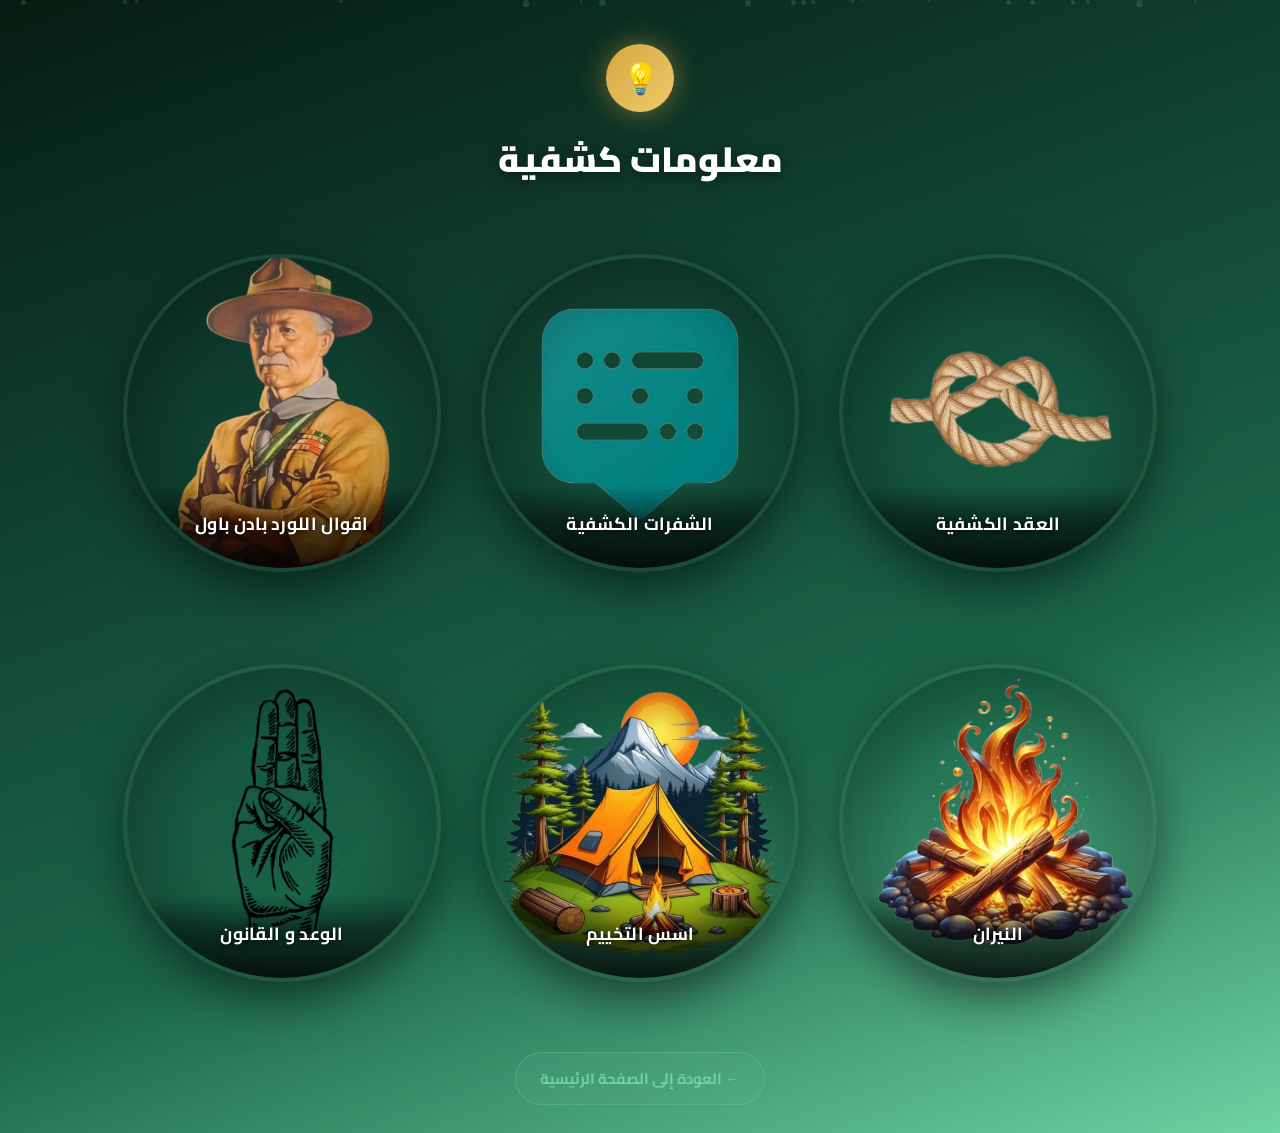
<file: CLOUD.html>
<!DOCTYPE html>
<html lang="ar" dir="rtl">
<head>
  <meta charset="UTF-8" />
  <meta name="viewport" content="width=device-width, initial-scale=1.0"/>
  <title>الكشافة التونسية</title>
  <link rel="stylesheet" href="CLOUD.css"/>
</head>
<body class="home-page">

  <header class="site-header">
    <div class="header-badge">💡</div>
    <h1 class="site-title">معلومات كشفية</h1>
   
  </header>

  <main class="cards-container">

   

    <a class="card" href="page6.html">
      <div class="card-inner">
        <div class="card-image-wrap">
          <img src="IMG2.png" alt="العقد الكشفية" class="card-image"/>
          <div class="card-overlay"></div>
        </div>
        <div class="card-label">
          <span class="card-label-text"> العقد الكشفية</span>
        </div>
      </div>
    </a>
    <a class="card" href="page5.html">
      <div class="card-inner">
        <div class="card-image-wrap">
          <img class="image" src="IMG3.png" alt="العقد الكشفية" class="card-image"/>
          <div class="card-overlay"></div>
        </div>
        <div class="card-label">
          <span class="card-label-text">الشفرات الكشفية</span>
        </div>
      </div>
    </a>
    <a class="card" href="page4.html">
  
      <div class="card-inner">
        <div class="card-image-wrap">
          <img src="/IMG4.png" alt="العقد الكشفية" class="card-image"/>
          <div class="card-overlay"></div>
        </div>
        <div class="card-label">
          <span class="card-label-text">اقوال اللورد بادن باول</span>
        </div>
      </div>
    </a>
   
  

  </main>
  <main class="cards-container">

    <a class="card" href="page3.html">
      <div class="card-inner">
        <div class="card-image-wrap">
          <img src="IMG5.png" alt="الوعد و القانون" class="card-image"/>
          <div class="card-overlay"></div>
        </div>
        <div class="card-label">
          <span class="card-label-text">النيران</span>
        </div>
      </div>
    </a>

    <a class="card" href="page2.html">
      <div class="card-inner">
        <div class="card-image-wrap">
          <img src="IMG6.png" alt="العقد الكشفية" class="card-image"/>
          <div class="card-overlay"></div>
        </div>
        <div class="card-label">
          <span class="card-label-text">اسس التخييم</span>
        </div>
      </div>
    </a>
    <a class="card" href="page.html">
      <div class="card-inner">
        <div class="card-image-wrap">
          <img class="image" src="arier2-removebg-preview.png" alt="العقد الكشفية" class="card-image"/>
          <div class="card-overlay"></div>
        </div>
        <div class="card-label">
          <span class="card-label-text">الوعد و القانون</span>
        </div>
      </div>
    </a>
  
   
  

  </main>
   <a class="back-link-bottom" href="index.html">
      &#8592; العودة إلى الصفحة الرئيسية
    </a>
 
 
 
  <footer class="site-footer">
  
    
  </footer>

  <script src="cloud.js">
    // عداد زيارات الموقع
async function countVisit() {
  try {
    const response = await fetch(
      "https://api.counterapi.dev/v1/kashafa-tunis/visits/up"
    );

    const data = await response.json();

    console.log("عدد الزيارات:", data.count);

    // إذا عندك عنصر في HTML لعرض العدد
    const counter = document.getElementById("visit-count");

    if (counter) {
      counter.textContent = data.count.toLocaleString("en-US");
    }

  } catch (error) {
    console.error("خطأ في عداد الزيارات:", error);
  }
}

// تسجيل زيارة عند دخول الموقع
countVisit();
  </script>
</body>
</html>
</file>
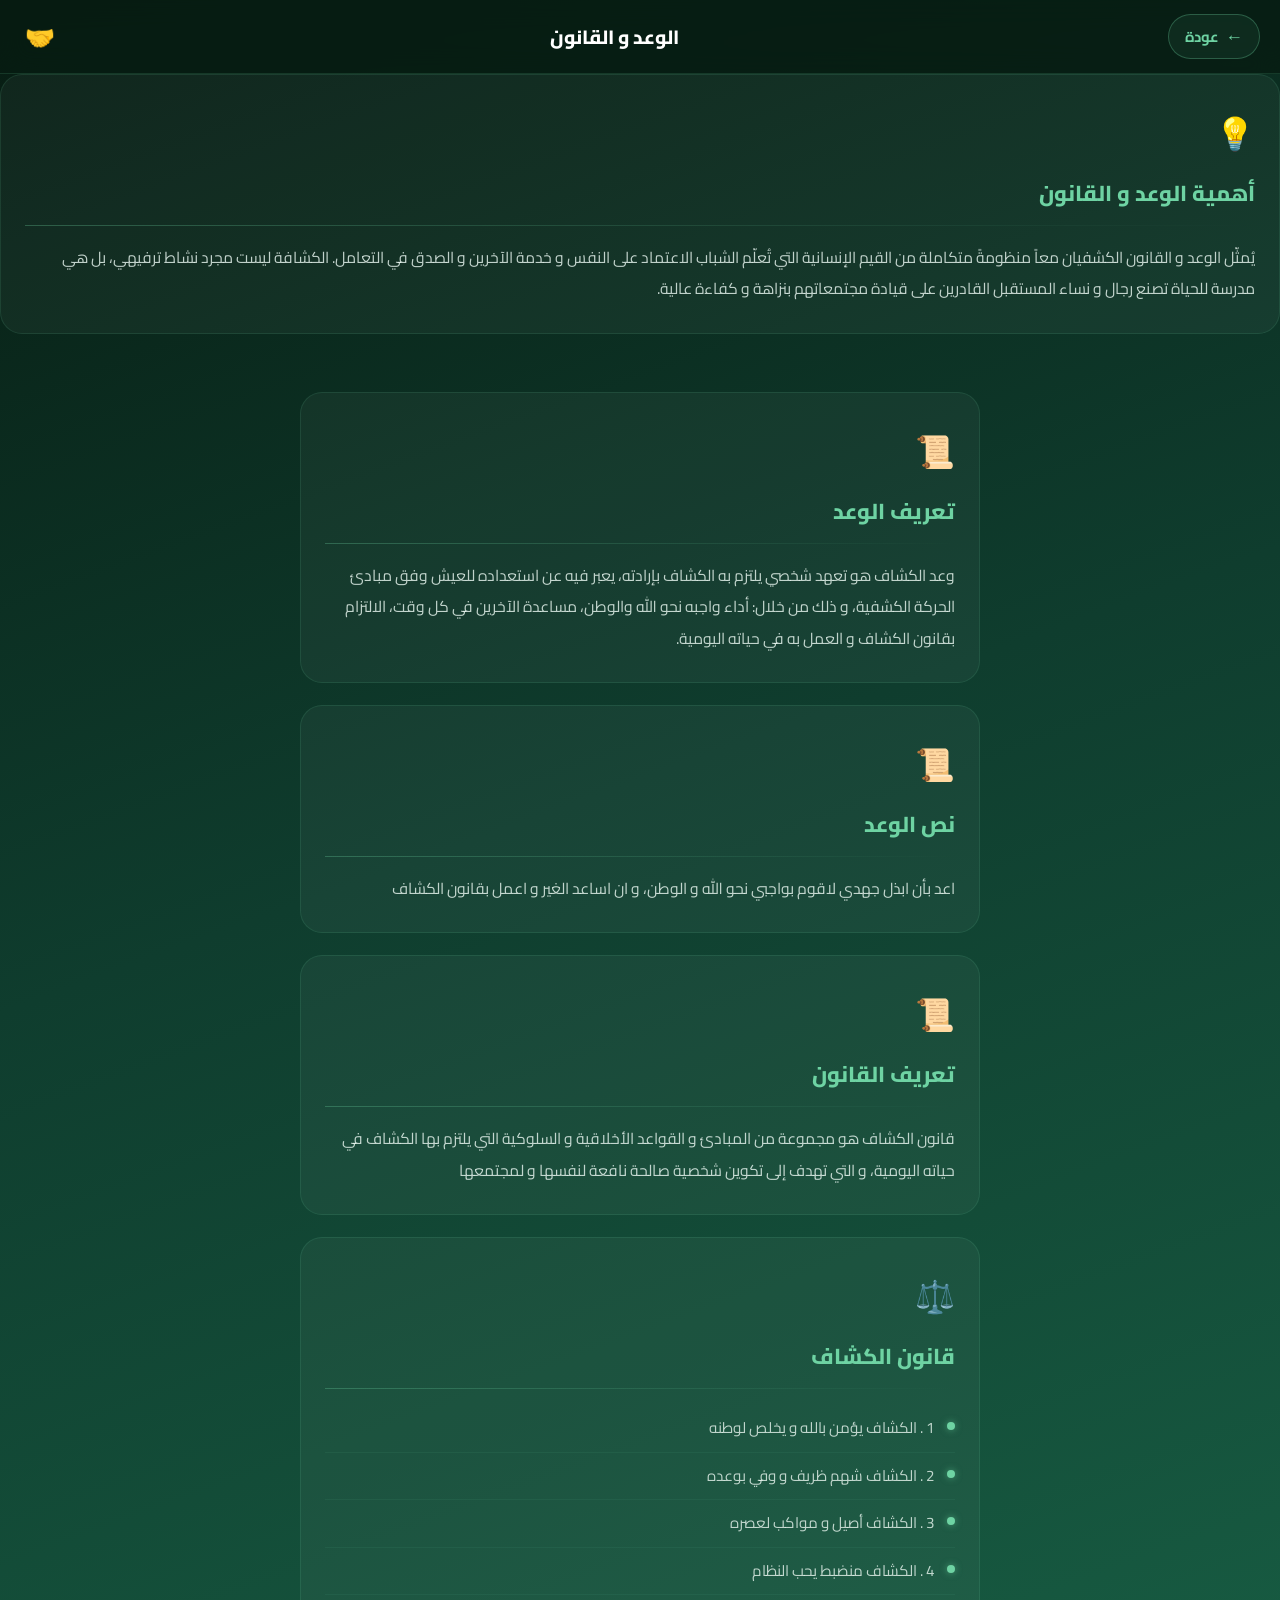
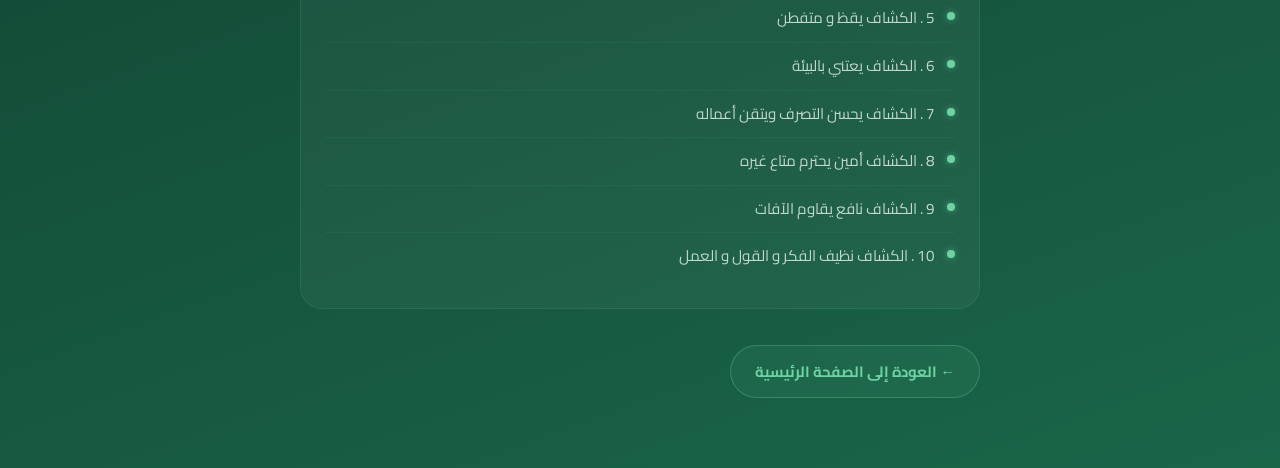
<file: page.html>
<!DOCTYPE html>
<html lang="ar" dir="rtl">
<head>
  <meta charset="UTF-8" />
  <meta name="viewport" content="width=device-width, initial-scale=1.0"/>
  <title>الوعد و القانون</title>
  <link rel="stylesheet" href="CLOUD.css"/>
</head>
<body class="inner-page">

  <header class="inner-header">
    <a class="back-btn" href="CLOUD.html">
      <span class="back-arrow">&#8592;</span>
      عودة
      
    </a>
    <h1 class="inner-title">الوعد و القانون</h1>
    <div class="inner-header-icon">🤝</div>
  </header>
   <section class="content-section">
      <div class="section-icon">💡</div>
      <h2 class="section-title">أهمية الوعد و القانون</h2>
      <div class="section-divider"></div>
      <p class="section-text">
        يُمثّل الوعد و القانون الكشفيان معاً منظومةً متكاملة من القيم الإنسانية
        التي تُعلّم الشباب الاعتماد على النفس و خدمة الآخرين و الصدق في التعامل.
        الكشافة ليست مجرد نشاط ترفيهي، بل هي مدرسة للحياة تصنع رجال و نساء المستقبل
        القادرين على قيادة مجتمعاتهم بنزاهة و كفاءة عالية.
      </p>
    </section>

  <main class="inner-content">

    <section class="content-section">
      <div class="section-icon">📜</div>
      <h2 class="section-title">تعريف الوعد </h2>
      <div class="section-divider"></div>
      <p class="section-text">
       وعد الكشاف هو تعهد شخصي يلتزم به الكشاف بإرادته، يعبر فيه عن استعداده للعيش وفق مبادئ الحركة الكشفية، و ذلك من خلال:
أداء واجبه نحو الله والوطن،
مساعدة الآخرين في كل وقت،
الالتزام بقانون الكشاف و العمل به في حياته اليومية.
      </p>
    </section>

    <section class="content-section">
      <div class="section-icon">📜</div>
      <h2 class="section-title">نص الوعد</h2>
      <div class="section-divider"></div>
      <p class="section-text">
      اعد بأن ابذل جهدي لاقوم بواجبي نحو الله و الوطن، و ان اساعد الغير و اعمل بقانون الكشاف
      </p>
    </section>
    <section class="content-section">
      <div class="section-icon">📜</div>
      <h2 class="section-title">تعريف القانون</h2>
      <div class="section-divider"></div>
      <p class="section-text">
قانون الكشاف هو مجموعة من المبادئ و القواعد الأخلاقية و السلوكية التي يلتزم بها الكشاف في حياته اليومية، و التي تهدف إلى تكوين شخصية صالحة نافعة لنفسها و لمجتمعها      </p>
    </section>

    <section class="content-section">
      <div class="section-icon">⚖️</div>
      <h2 class="section-title">قانون الكشاف</h2>
      <div class="section-divider"></div>
      <ul class="law-list">
        <li class="law-item">
          <span class="law-dot"></span>
1 . الكشاف يؤمن بالله و يخلص لوطنه        </li>
        <li class="law-item">
          <span class="law-dot"></span>
2 . الكشاف شهم ظريف و وفي بوعده
        </li>
        <li class="law-item">
          <span class="law-dot"></span>
3 . الكشاف أصيل و مواكب لعصره
        </li>
        <li class="law-item">
          <span class="law-dot"></span>
4 . الكشاف منضبط يحب النظام
        </li>
        <li class="law-item">
          <span class="law-dot"></span>
5 . الكشاف يقظ و متفطن
        </li>
        <li class="law-item">
          <span class="law-dot"></span>
6 . الكشاف يعتني بالبيئة
        </li>
        <li class="law-item">
          <span class="law-dot"></span>
7 . الكشاف يحسن التصرف ويتقن أعماله 
        </li>
        <li class="law-item">
          <span class="law-dot"></span>
8 . الكشاف أمين يحترم متاع غيره
        </li>
        <li class="law-item">
          <span class="law-dot"></span>
9 . الكشاف نافع يقاوم الآفات
        </li>
        <li class="law-item">
          <span class="law-dot"></span>
10 . الكشاف نظيف الفكر و القول و العمل        </li>
      </ul>
    </section>

   

    <a class="back-link-bottom" href="index.html">
      &#8592; العودة إلى الصفحة الرئيسية
    </a>

  </main>

  <script src="cloud.js"></script>
</body>
</html>
</file>
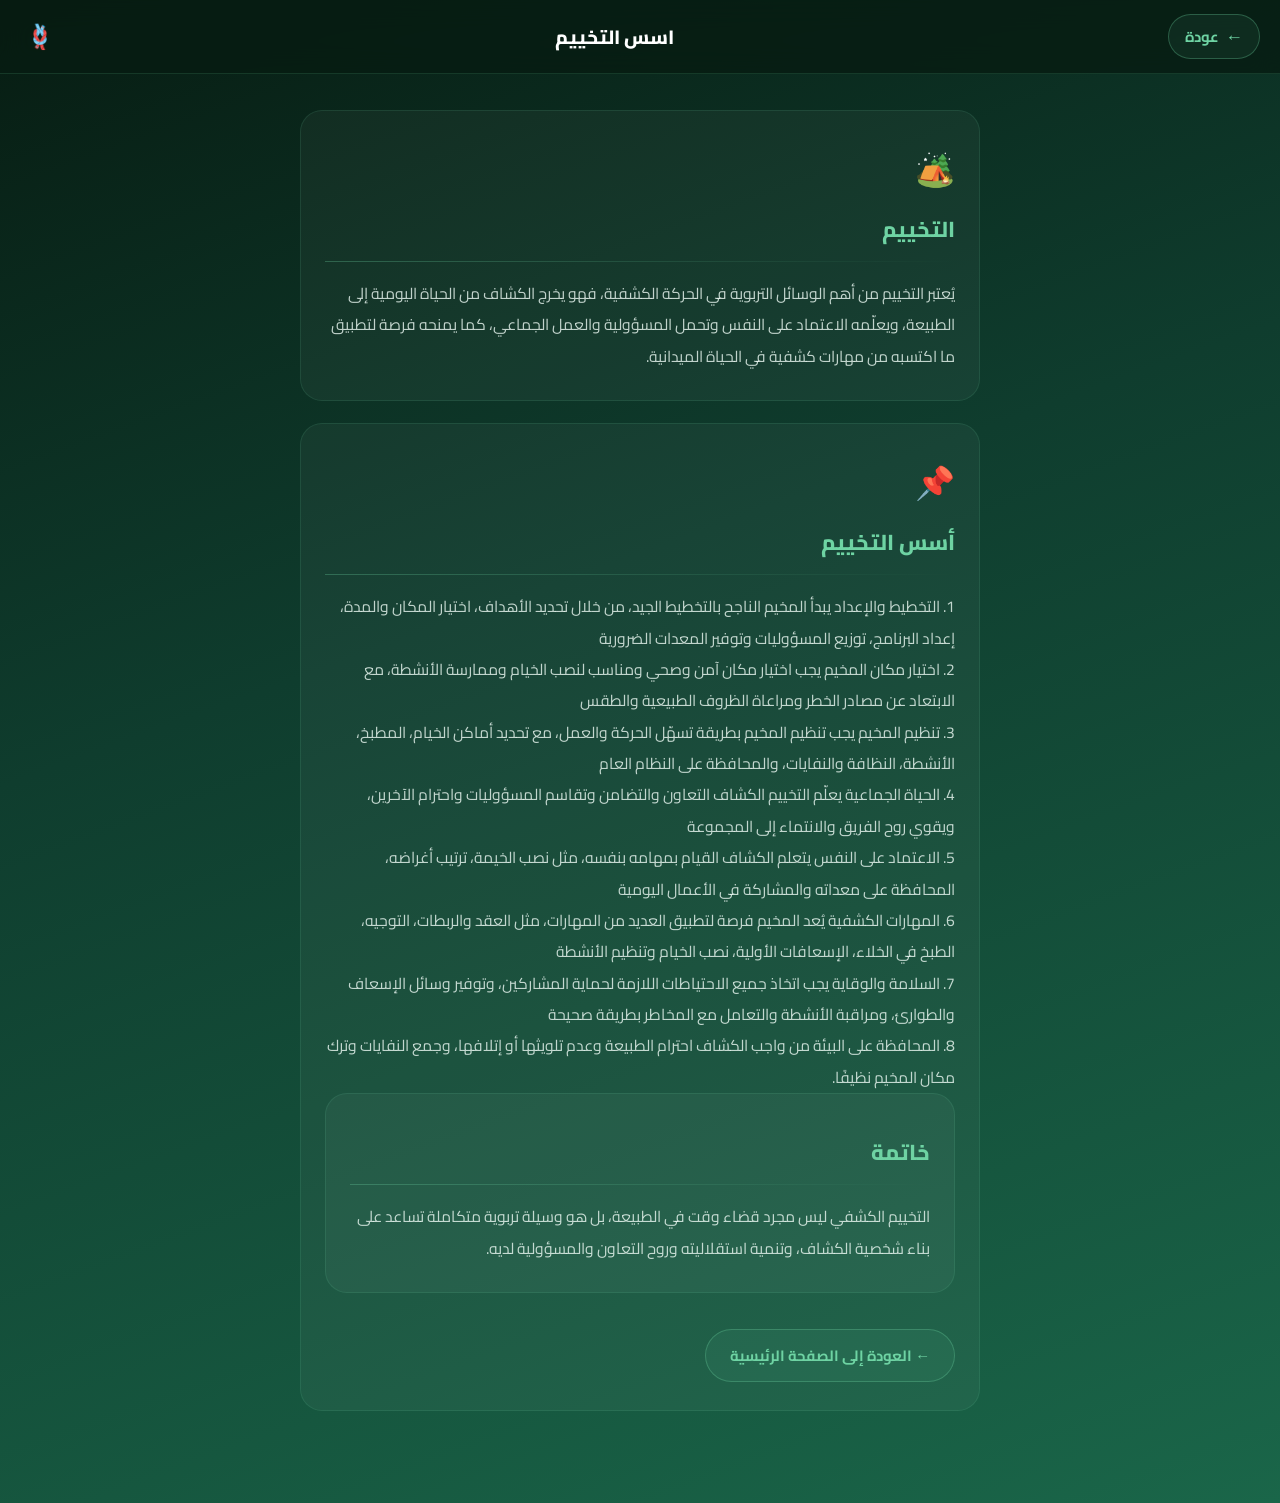
<file: page2.html>
<!DOCTYPE html>
<html lang="ar" dir="rtl">
<head>
  <meta charset="UTF-8" />
  <meta name="viewport" content="width=device-width, initial-scale=1.0"/>
  <title>اسس التخييم</title>
  <link rel="stylesheet" href="CLOUD.css"/>
</head>
<body class="inner-page">

  <header class="inner-header">
    <a class="back-btn" href="CLOUD.html">
      <span class="back-arrow">&#8592;</span>
      عودة
    </a>
    <h1 class="inner-title">اسس التخييم</h1>
    <div class="inner-header-icon">🪢</div>
  </header>

  <main class="inner-content">

    <section class="content-section">
      <div class="section-icon">🏕️</div>
      <h2 class="section-title">التخييم</h2>
      <div class="section-divider"></div>
      <p class="section-text">
       
يُعتبر التخييم من أهم الوسائل التربوية في الحركة الكشفية، فهو يخرج الكشاف من الحياة اليومية إلى الطبيعة، ويعلّمه الاعتماد على النفس وتحمل المسؤولية والعمل الجماعي، كما يمنحه فرصة لتطبيق ما اكتسبه من مهارات كشفية في الحياة الميدانية.
      </p>
    </section>
   
    <section class="content-section">
      <div class="section-icon">📌</div>
      <h2 class="section-title">أسس التخييم</h2>
       <div class="section-divider">
</div>
      <p class="section-text">
      1. التخطيط والإعداد

يبدأ المخيم الناجح بالتخطيط الجيد، من خلال تحديد الأهداف، اختيار المكان والمدة، إعداد البرنامج، توزيع المسؤوليات وتوفير المعدات الضرورية<br>

2. اختيار مكان المخيم

يجب اختيار مكان آمن وصحي ومناسب لنصب الخيام وممارسة الأنشطة، مع الابتعاد عن مصادر الخطر ومراعاة الظروف الطبيعية والطقس<br>

3. تنظيم المخيم

يجب تنظيم المخيم بطريقة تسهّل الحركة والعمل، مع تحديد أماكن الخيام، المطبخ، الأنشطة، النظافة والنفايات، والمحافظة على النظام العام<br>

4. الحياة الجماعية

يعلّم التخييم الكشاف التعاون والتضامن وتقاسم المسؤوليات واحترام الآخرين، ويقوي روح الفريق والانتماء إلى المجموعة<br>

5. الاعتماد على النفس

يتعلم الكشاف القيام بمهامه بنفسه، مثل نصب الخيمة، ترتيب أغراضه، المحافظة على معداته والمشاركة في الأعمال اليومية<br>

6. المهارات الكشفية

يُعد المخيم فرصة لتطبيق العديد من المهارات، مثل العقد والربطات، التوجيه، الطبخ في الخلاء، الإسعافات الأولية، نصب الخيام وتنظيم الأنشطة<br>

7. السلامة والوقاية

يجب اتخاذ جميع الاحتياطات اللازمة لحماية المشاركين، وتوفير وسائل الإسعاف والطوارئ، ومراقبة الأنشطة والتعامل مع المخاطر بطريقة صحيحة<br>

8. المحافظة على البيئة

من واجب الكشاف احترام الطبيعة وعدم تلويثها أو إتلافها، وجمع النفايات وترك مكان المخيم نظيفًا. </p>
 <section class="content-section">
      <div class="section-icon"></div>
      <h2 class="section-title">خاتمة
</h2>
      <div class="section-divider"></div>
      <p class="section-text">

       التخييم الكشفي ليس مجرد قضاء وقت في الطبيعة، بل هو وسيلة تربوية متكاملة تساعد على بناء شخصية الكشاف، وتنمية استقلاليته وروح التعاون والمسؤولية لديه.
      </p>
    </section>





    
   
    

    <a class="back-link-bottom" href="index.html">
      &#8592; العودة إلى الصفحة الرئيسية
    </a>

  </main>

  <script src="cloud.js"></script>
</body>
</html>
</file>
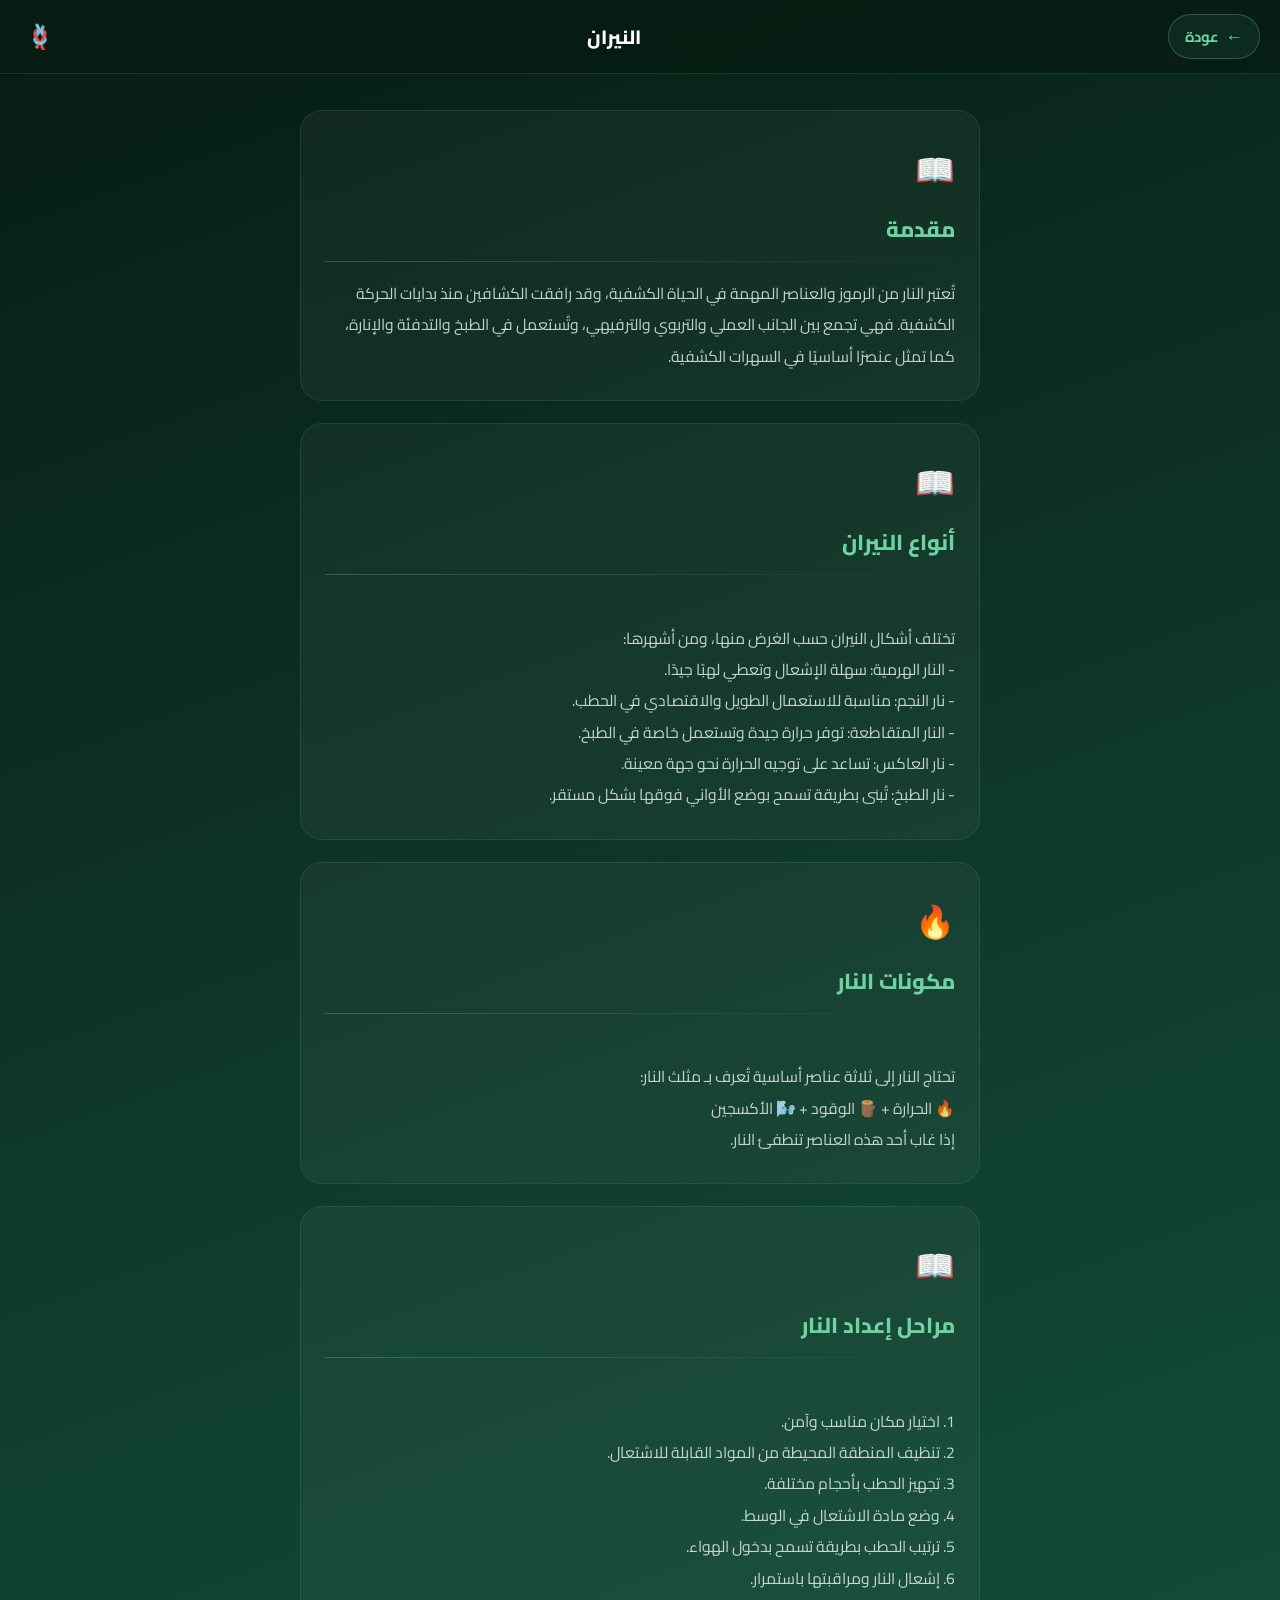
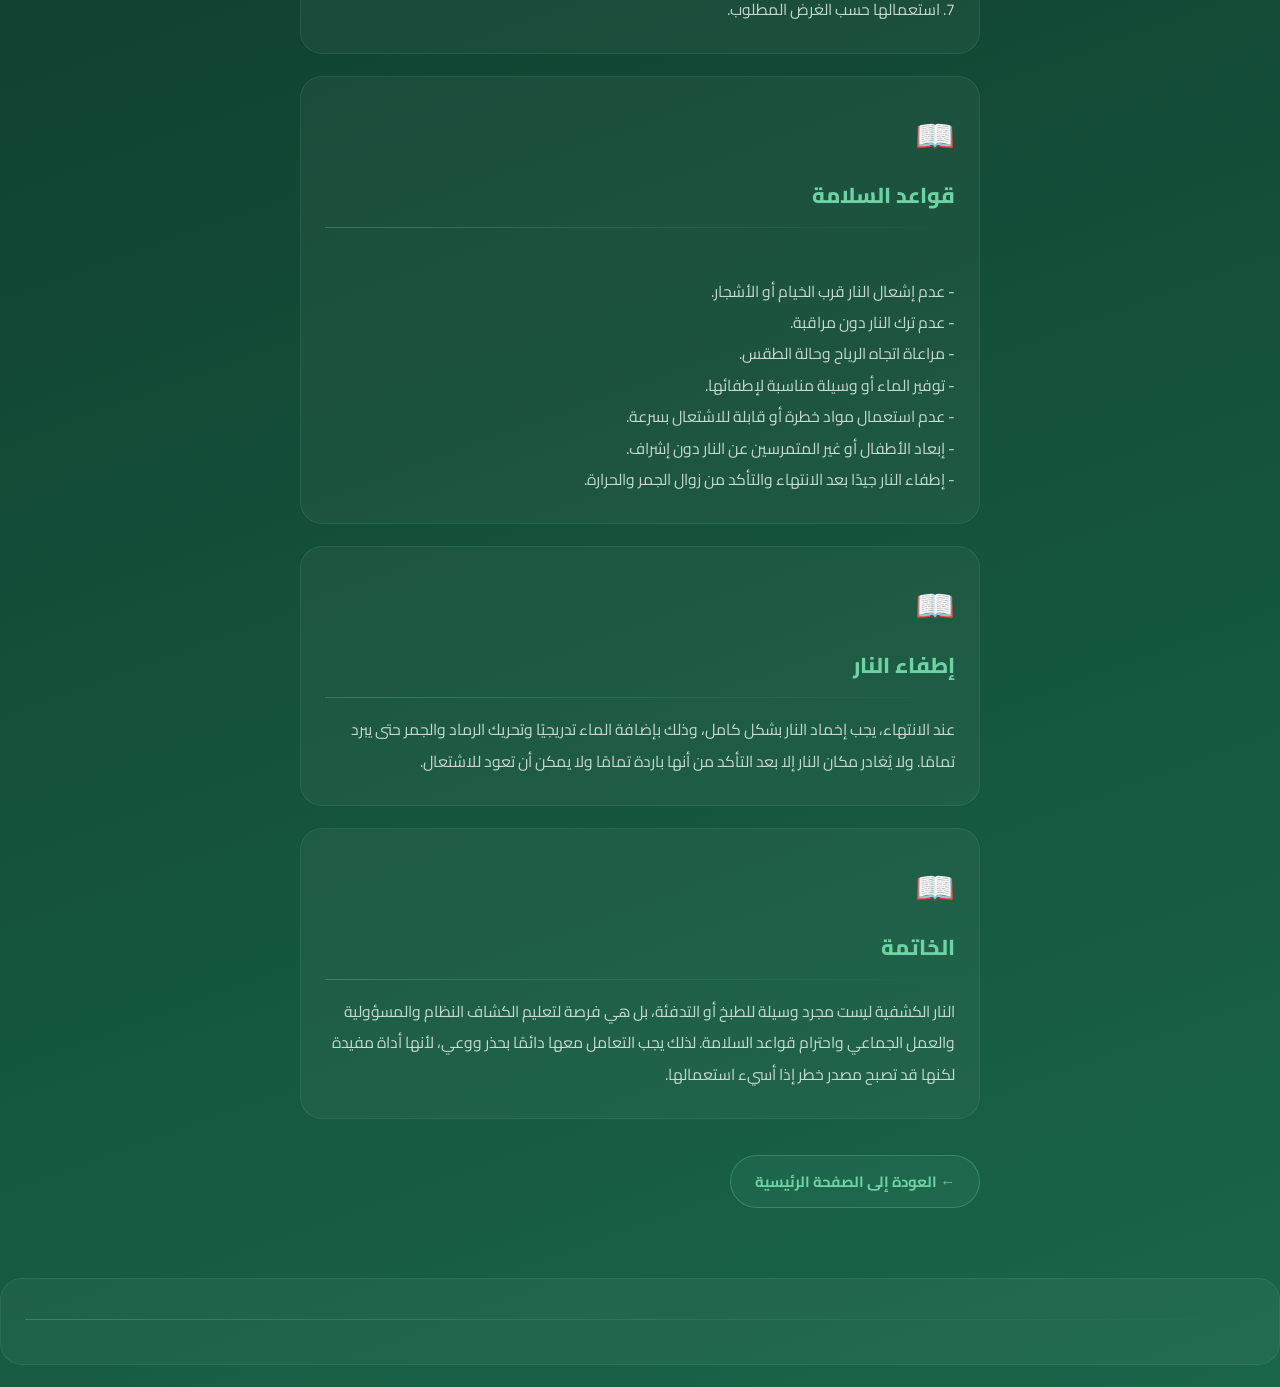
<file: page3.html>
<!DOCTYPE html>
<html lang="ar" dir="rtl">
<head>
  <meta charset="UTF-8" />
  <meta name="viewport" content="width=device-width, initial-scale=1.0"/>
  <title>النيران</title>
  <link rel="stylesheet" href="CLOUD.css"/>
</head>
<body class="inner-page">

  <header class="inner-header">
    <a class="back-btn" href="CLOUD.html">
      <span class="back-arrow">&#8592;</span>
      عودة
    </a>
    <h1 class="inner-title">النيران</h1>
    <div class="inner-header-icon">🪢</div>
  </header>

  <main class="inner-content">

    <section class="content-section">
      <div class="section-icon">📖</div>
      <h2 class="section-title">مقدمة   </h2>
      <div class="section-divider"></div>
      <p class="section-text">
تُعتبر النار من الرموز والعناصر المهمة في الحياة الكشفية، وقد رافقت الكشافين منذ بدايات الحركة الكشفية. فهي تجمع بين الجانب العملي والتربوي والترفيهي، وتُستعمل في الطبخ والتدفئة والإنارة، كما تمثل عنصرًا أساسيًا في السهرات الكشفية.
      </p>
    </section>
    <section class="content-section">
      <div class="section-icon">📖</div>
      <h2 class="section-title">أنواع النيران
   </h2>
      <div class="section-divider"></div>
      <p class="section-text">
       <br> تختلف أشكال النيران حسب الغرض منها، ومن أشهرها:

<br> - النار الهرمية: سهلة الإشعال وتعطي لهبًا جيدًا.
<br> - نار النجم: مناسبة للاستعمال الطويل والاقتصادي في الحطب.
<br> - النار المتقاطعة: توفر حرارة جيدة وتستعمل خاصة في الطبخ.
<br> - نار العاكس: تساعد على توجيه الحرارة نحو جهة معينة.
<br> - نار الطبخ: تُبنى بطريقة تسمح بوضع الأواني فوقها بشكل مستقر.
      </p>
    </section>
     <section class="content-section">
      <div class="section-icon">🔥</div>
      <h2 class="section-title"> مكونات النار
 </h2>
      <div class="section-divider"></div>
      <p class="section-text">
       <br> تحتاج النار إلى ثلاثة عناصر أساسية تُعرف بـ مثلث النار:

<br> 🔥 الحرارة + 🪵 الوقود + 🌬️ الأكسجين
<br>إذا غاب أحد هذه العناصر تنطفئ النار.


      </p>
    </section>
     <section class="content-section">
      <div class="section-icon">📖</div>
      <h2 class="section-title">  مراحل إعداد النار
 </h2>
      <div class="section-divider"></div>
      <p class="section-text">
        <br> 1. اختيار مكان مناسب وآمن.
        <br> 2. تنظيف المنطقة المحيطة من المواد القابلة للاشتعال.
        <br> 3. تجهيز الحطب بأحجام مختلفة.
        <br> 4. وضع مادة الاشتعال في الوسط.
        <br> 5. ترتيب الحطب بطريقة تسمح بدخول الهواء.
        <br> 6. إشعال النار ومراقبتها باستمرار.
        <br> 7. استعمالها حسب الغرض المطلوب.


        
      </p>
    </section>
     <section class="content-section">
      <div class="section-icon">📖</div>
      <h2 class="section-title">  قواعد السلامة
 </h2>
      <div class="section-divider"></div>
      <p class="section-text">
        <br> - عدم إشعال النار قرب الخيام أو الأشجار.
        <br> - عدم ترك النار دون مراقبة.
        <br> - مراعاة اتجاه الرياح وحالة الطقس.
        <br> - توفير الماء أو وسيلة مناسبة لإطفائها.
        <br> - عدم استعمال مواد خطرة أو قابلة للاشتعال بسرعة.
        <br> - إبعاد الأطفال أو غير المتمرسين عن النار دون إشراف.
        <br> - إطفاء النار جيدًا بعد الانتهاء والتأكد من زوال الجمر والحرارة.


      </p>
    </section>
     <section class="content-section">
      <div class="section-icon">📖</div>
      <h2 class="section-title">  إطفاء النار

 </h2>
      <div class="section-divider"></div>
      <p class="section-text">
    عند الانتهاء، يجب إخماد النار بشكل كامل، وذلك بإضافة الماء تدريجيًا وتحريك الرماد والجمر حتى يبرد تمامًا. ولا يُغادر مكان النار إلا بعد التأكد من أنها باردة تمامًا ولا يمكن أن تعود للاشتعال.

      </p>
    </section>
    </section>
     <section class="content-section">
      <div class="section-icon">📖</div>
      <h2 class="section-title"> الخاتمة
 </h2>
      <div class="section-divider"></div>
      <p class="section-text">
النار الكشفية ليست مجرد وسيلة للطبخ أو التدفئة، بل هي فرصة لتعليم الكشاف النظام والمسؤولية والعمل الجماعي واحترام قواعد السلامة. لذلك يجب التعامل معها دائمًا بحذر ووعي، لأنها أداة مفيدة لكنها قد تصبح مصدر خطر إذا أسيء استعمالها.
      </p>
    </section>

   
    <a class="back-link-bottom" href="index.html">
      &#8592; العودة إلى الصفحة الرئيسية
    </a>

  </main>
   <section class="content-section">
      <div class="section-icon"></div>
      <h2 class="section-title">  

 </h2>
      <div class="section-divider"></div>
      <p class="section-text">

      </p>
    </section>

  <script src="cloud.js"></script>
</body>
</html>
</file>
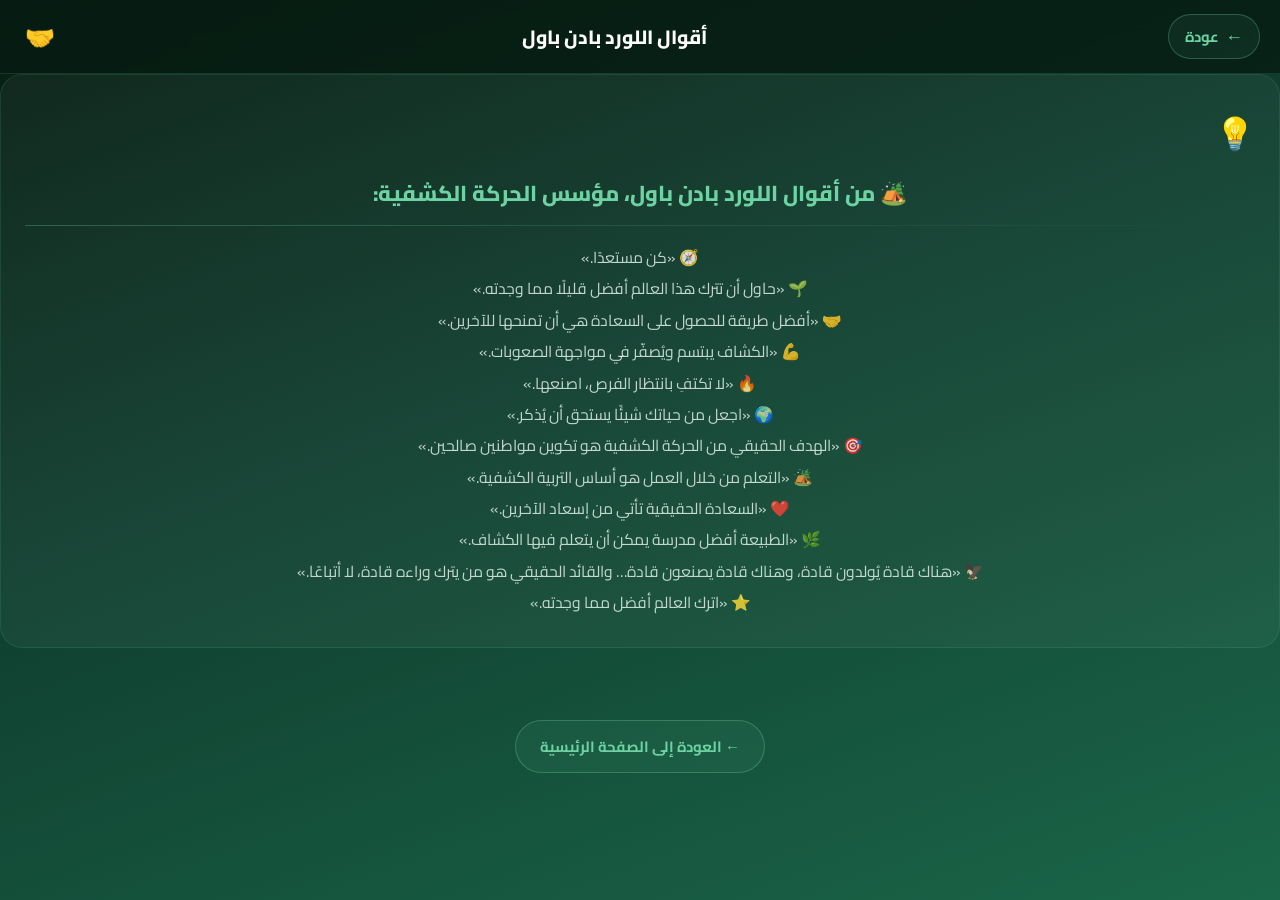
<file: page4.html>
<!DOCTYPE html>
<html lang="ar" dir="rtl">
<head>
  <meta charset="UTF-8" />
  <meta name="viewport" content="width=device-width, initial-scale=1.0"/>
  <title>أقوال اللورد بادن باول</title>
  <link rel="stylesheet" href="CLOUD.css"/>
</head>
<body class="inner-page">

  <header class="inner-header">
    <a class="back-btn" href="CLOUD.html">
      <span class="back-arrow">&#8592;</span>
      عودة
      
    </a>
    <h1 class="inner-title">أقوال اللورد بادن باول</h1>
    <div class="inner-header-icon">🤝</div>
  </header>
   <section class="content-section">
      <div class="section-icon">💡</div>
      <center>
      <h2 class="section-title">🏕️ من أقوال اللورد بادن باول، مؤسس الحركة الكشفية:
</h2></center>
      <div class="section-divider"></div>
      <center>
      <p class="section-text">
        🧭 «كن مستعدًا.»
        <br> 🌱 «حاول أن تترك هذا العالم أفضل قليلًا مما وجدته.»
        <br> 🤝 «أفضل طريقة للحصول على السعادة هي أن تمنحها للآخرين.»
        <br> 💪 «الكشاف يبتسم ويُصفّر في مواجهة الصعوبات.»
        <br> 🔥 «لا تكتفِ بانتظار الفرص، اصنعها.»
        <br> 🌍 «اجعل من حياتك شيئًا يستحق أن يُذكر.»
        <br> 🎯 «الهدف الحقيقي من الحركة الكشفية هو تكوين مواطنين صالحين.»
        <br> 🏕️ «التعلم من خلال العمل هو أساس التربية الكشفية.»
        <br> ❤️ «السعادة الحقيقية تأتي من إسعاد الآخرين.»
        <br> 🌿 «الطبيعة أفضل مدرسة يمكن أن يتعلم فيها الكشاف.»
        <br> 🦅 «هناك قادة يُولدون قادة، وهناك قادة يصنعون قادة… والقائد الحقيقي هو من يترك وراءه قادة، لا أتباعًا.»
        <br> ⭐ «اترك العالم أفضل مما وجدته.»
      </p>
    </section></center>
    <center>

  <main class="inner-content">
    


 
 
    <a class="back-link-bottom" href="index.html">
      &#8592; العودة إلى الصفحة الرئيسية
    </a>

  </main></center>

  <script src="cloud.js"></script>
</body>
</html>
</file>
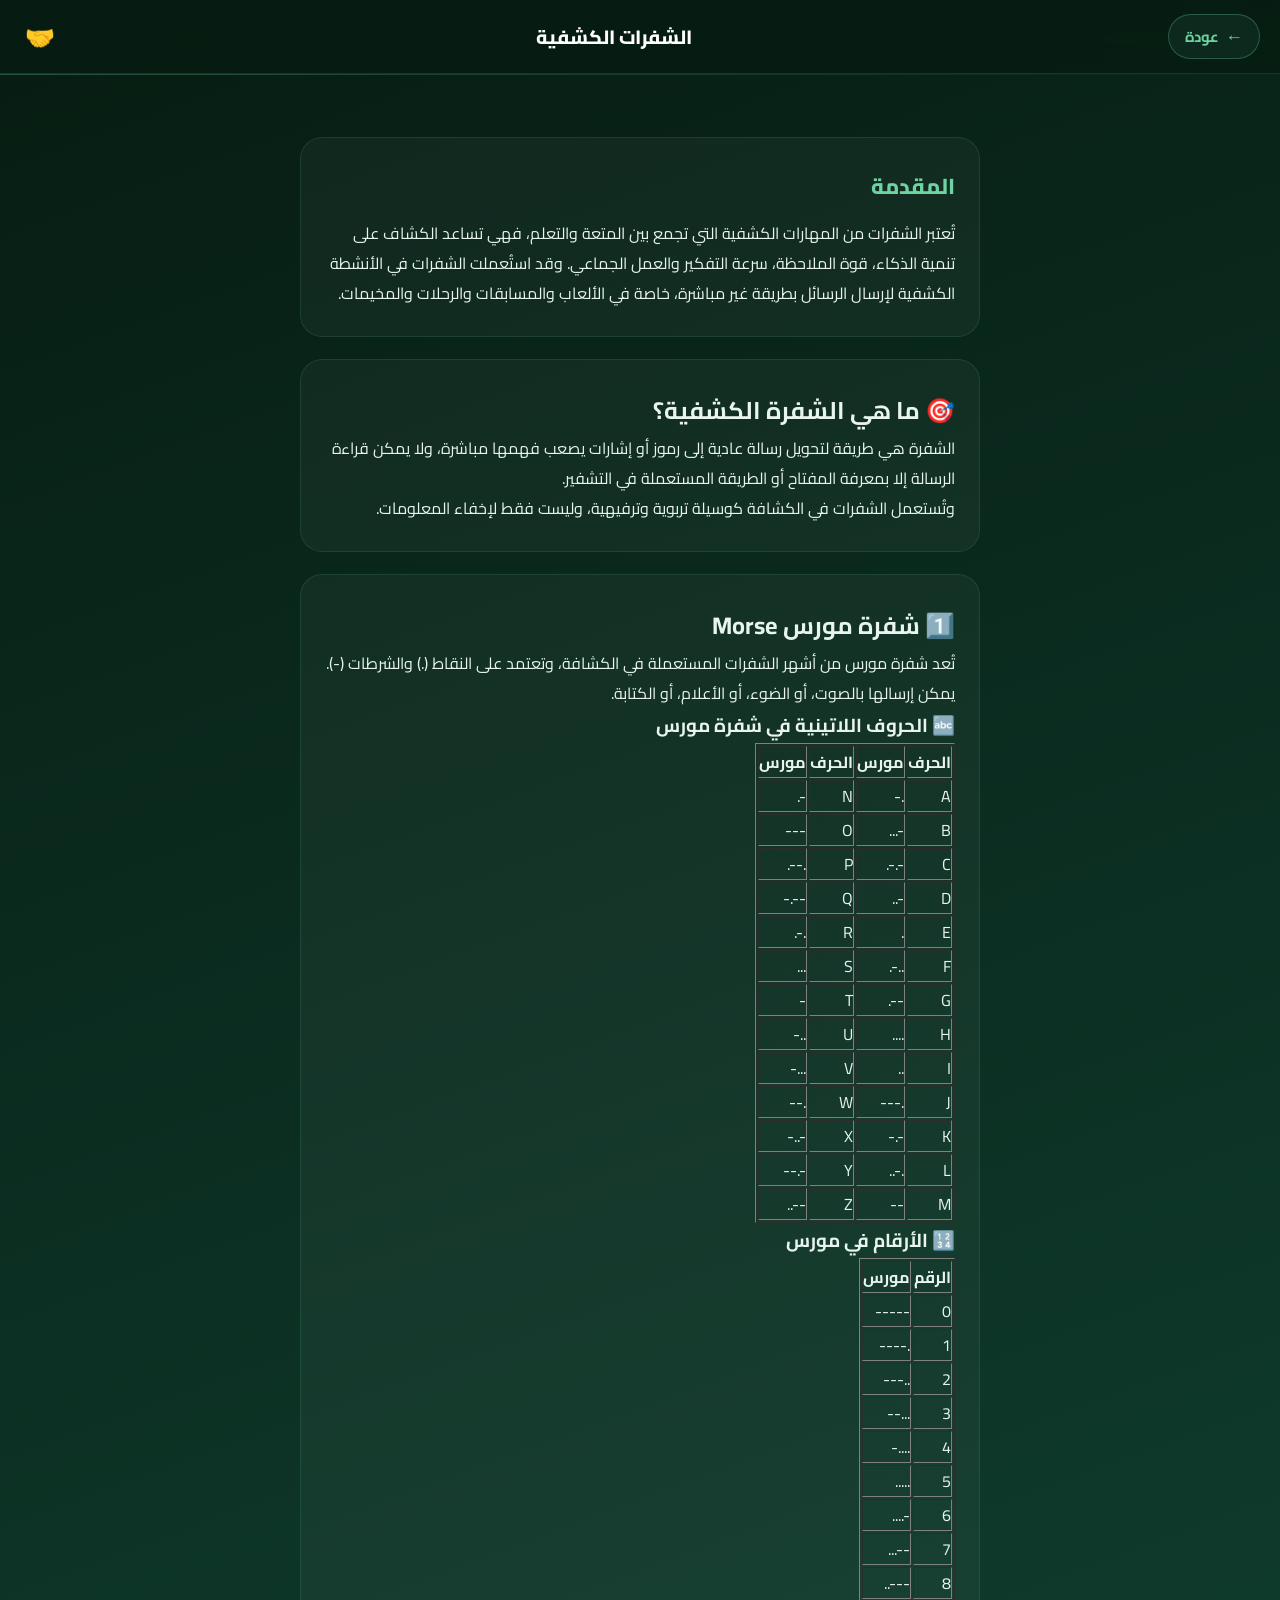
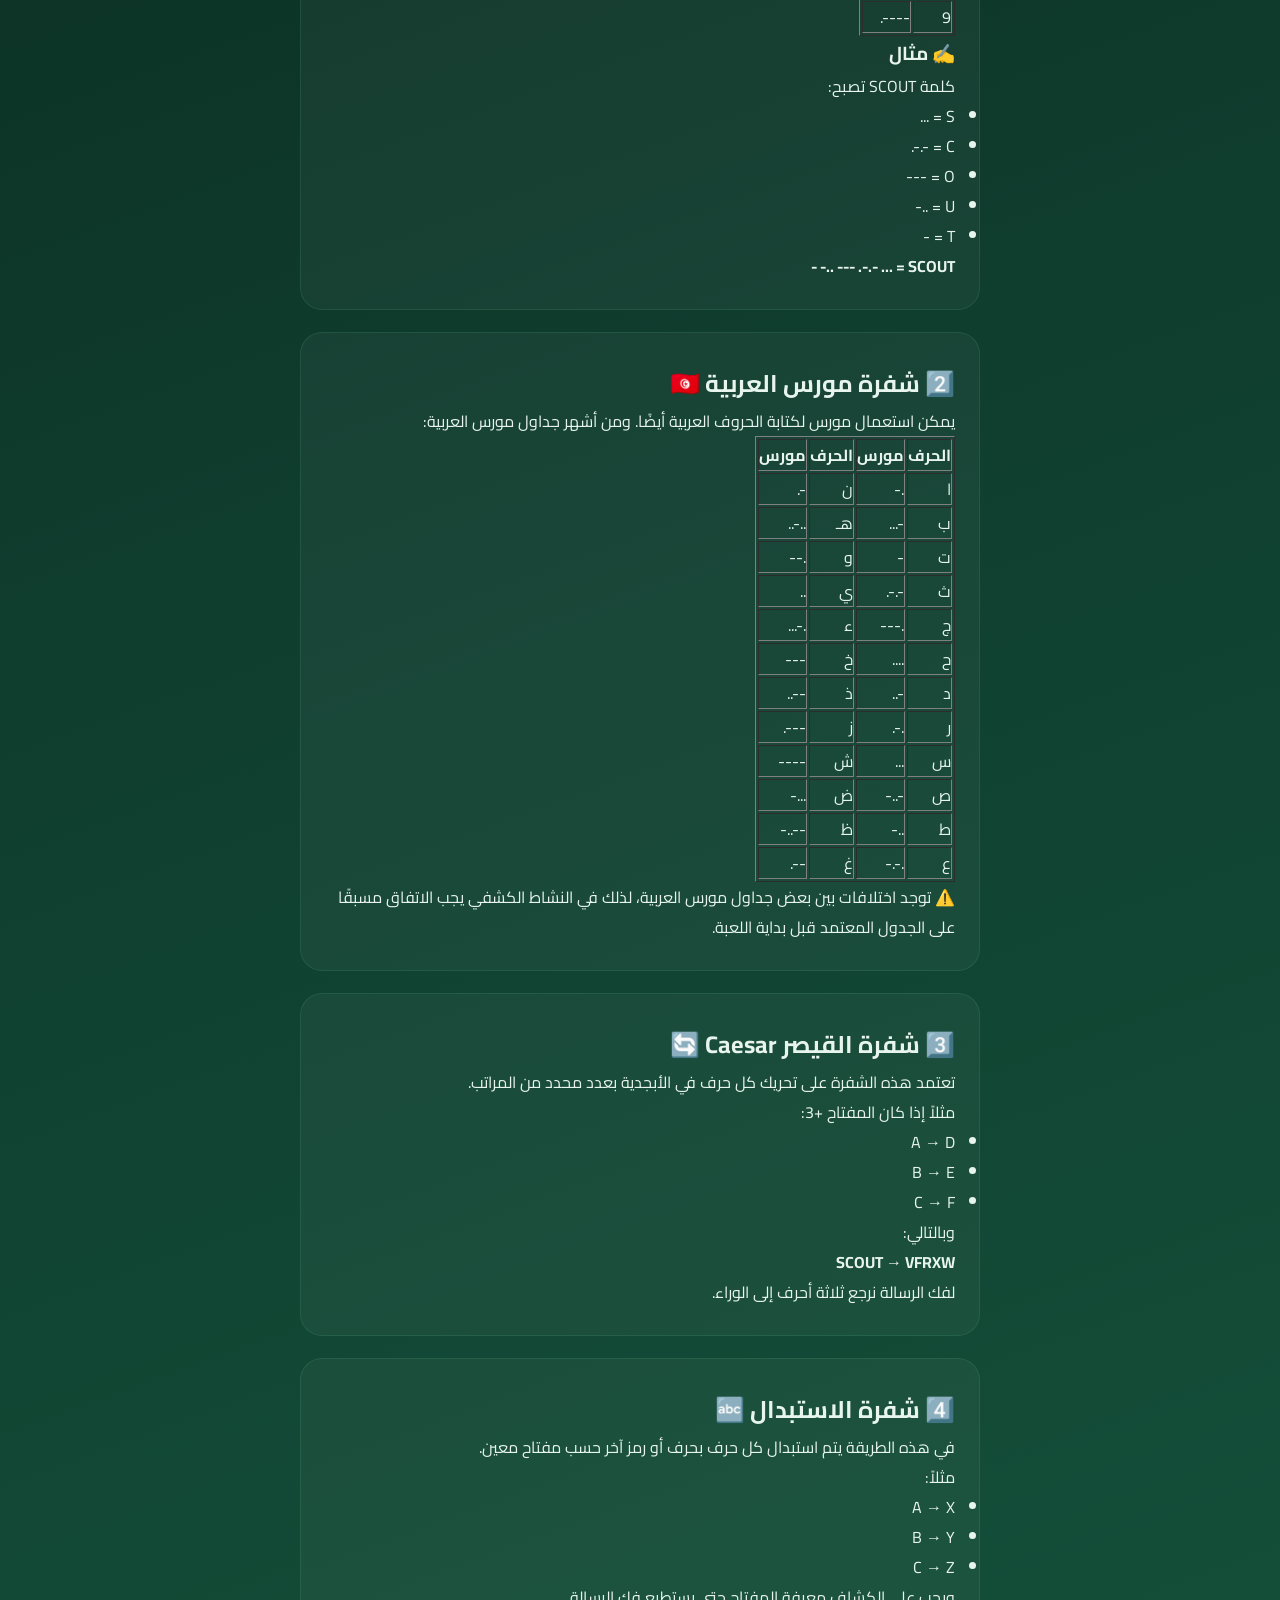
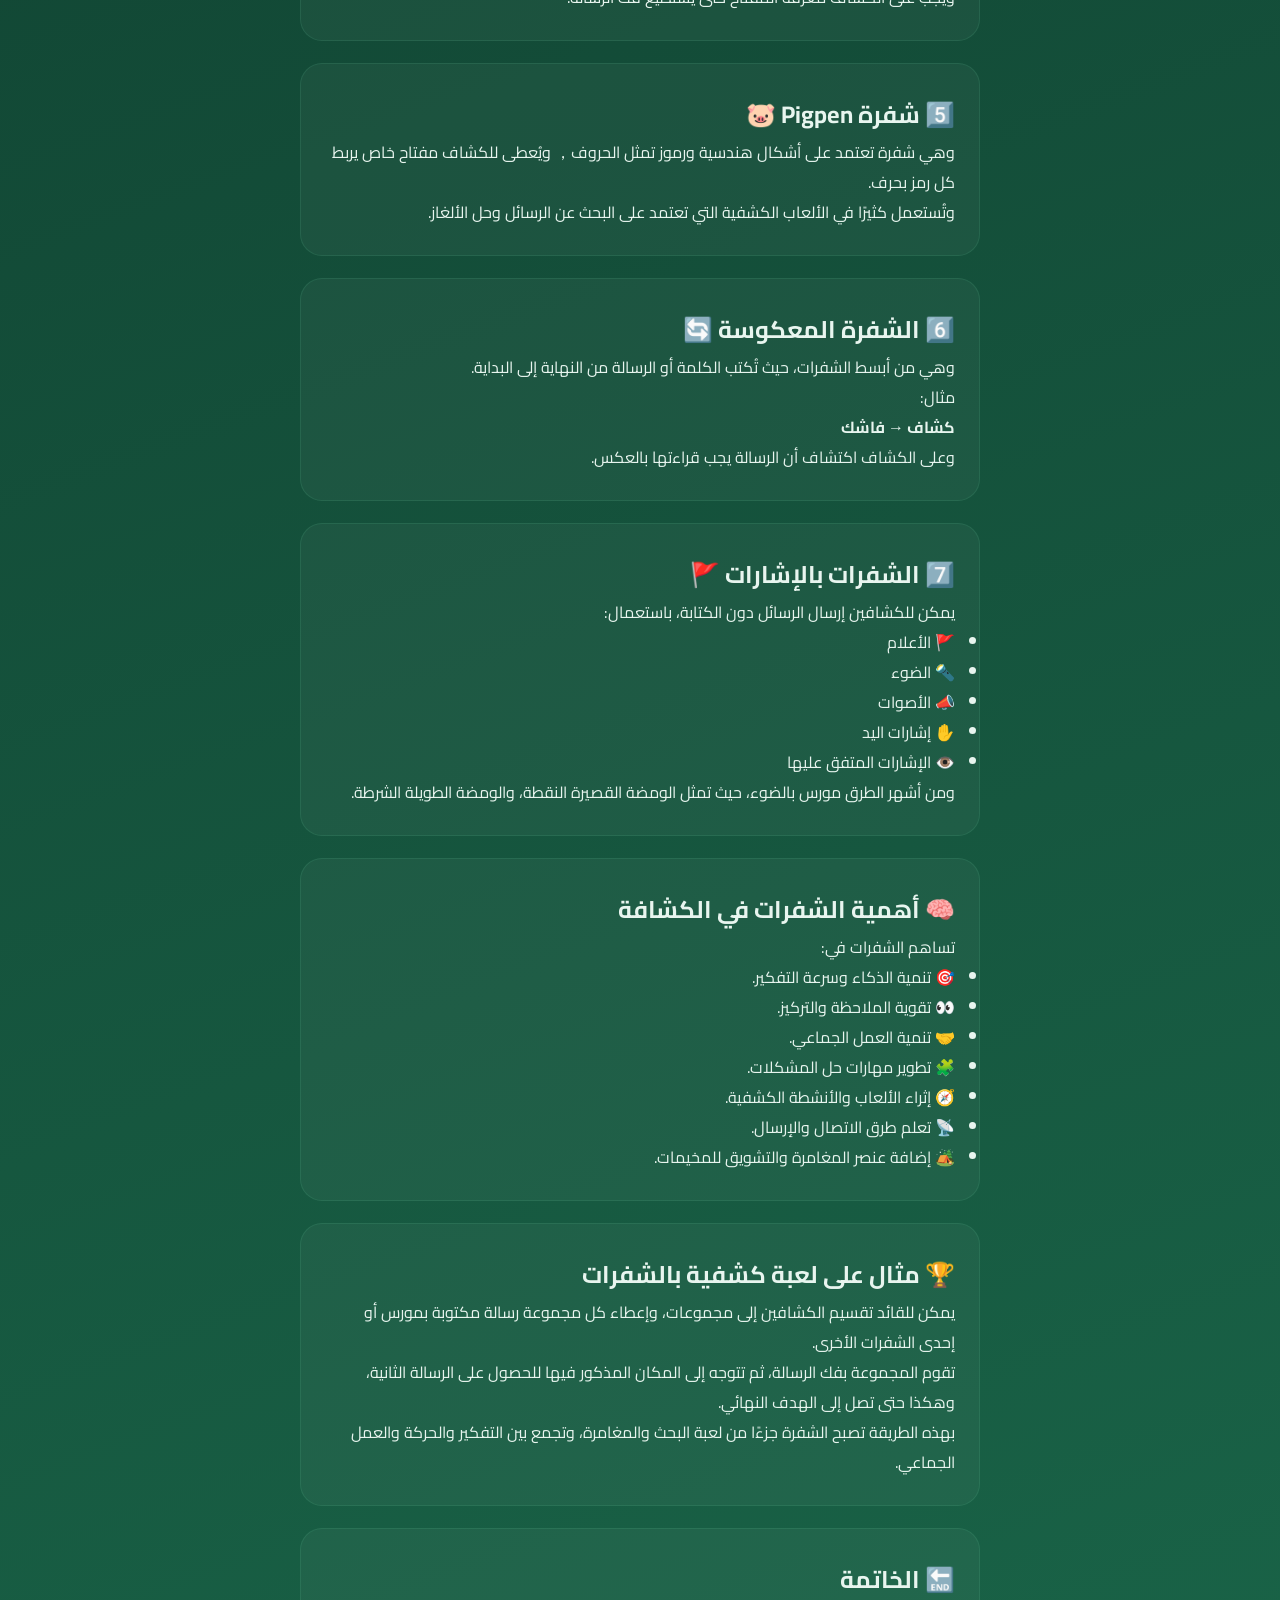
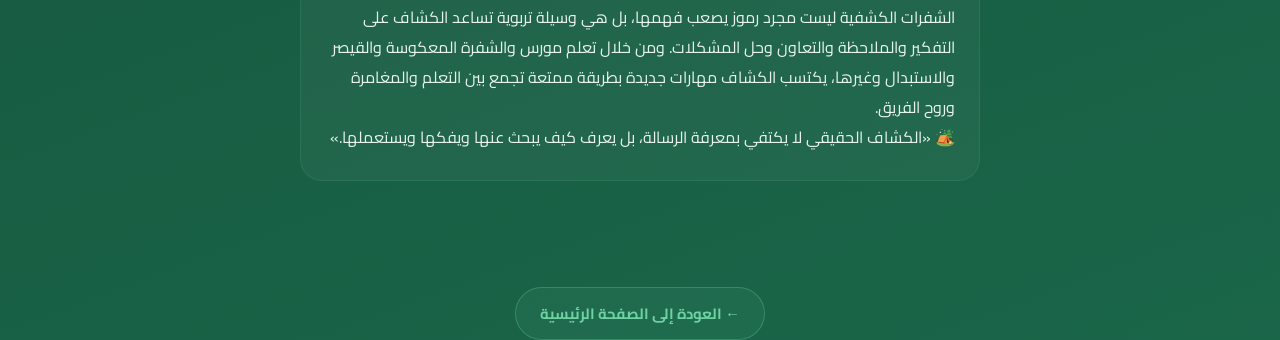
<file: page5.html>
<!DOCTYPE html>
<html lang="ar" dir="rtl">
<head>
  <meta charset="UTF-8" />
  <meta name="viewport" content="width=device-width, initial-scale=1.0"/>
  <title>بحث حول الشفرات الكشفية</title>
  <link rel="stylesheet" href="CLOUD.css"/>
</head>
<body class="inner-page">

  <header class="inner-header">
    <a class="back-btn" href="CLOUD.html">
      <span class="back-arrow">&#8592;</span>
      عودة
      
    </a>
    <h1 class="inner-title">الشفرات الكشفية</h1>
    <div class="inner-header-icon">🤝</div>
  </header>
   <header>
       
    </header>
  
      
      </p>
    </section>
 
   




   

   
         
      

      <div class="section-divider"></div>
      <p class="section-text">

      </p>
 
          

                <main class="inner-content">
                  <div class="section-icon"></div>

        <section  class="content-section">
                 <h2 class="section-title"> المقدمة</h2> 
 

            <p>
                تُعتبر الشفرات من المهارات الكشفية التي تجمع بين المتعة والتعلم،
                فهي تساعد الكشاف على تنمية الذكاء، قوة الملاحظة، سرعة التفكير
                والعمل الجماعي. وقد استُعملت الشفرات في الأنشطة الكشفية لإرسال
                الرسائل بطريقة غير مباشرة، خاصة في الألعاب والمسابقات والرحلات والمخيمات.
            </p>
        </section>


        <!-- ما هي الشفرة -->
        <section  class="content-section">
            <h2>🎯 ما هي الشفرة الكشفية؟</h2>

            <p>
                الشفرة هي طريقة لتحويل رسالة عادية إلى رموز أو إشارات يصعب فهمها
                مباشرة، ولا يمكن قراءة الرسالة إلا بمعرفة المفتاح أو الطريقة
                المستعملة في التشفير.
            </p>  

            <p>
                وتُستعمل الشفرات في الكشافة كوسيلة تربوية وترفيهية،
                وليست فقط لإخفاء المعلومات.
            </p> </section>
      


        <!-- مورس -->
        <section  class="content-section">
            <h2>1️⃣ شفرة مورس Morse</h2>

            <p>
                تُعد شفرة مورس من أشهر الشفرات المستعملة في الكشافة،
                وتعتمد على النقاط (.) والشرطات (-).
            </p>

            <p>
                يمكن إرسالها بالصوت، أو الضوء، أو الأعلام، أو الكتابة.
            </p>

            <h3>🔤 الحروف اللاتينية في شفرة مورس</h3>

            <table border="1">
                <thead>
                    <tr>
                        <th>الحرف</th>
                        <th>مورس</th>
                        <th>الحرف</th>
                        <th>مورس</th>
                    </tr>
                </thead>

                <tbody>
                    <tr><td>A</td><td>.-</td><td>N</td><td>-.</td></tr>
                    <tr><td>B</td><td>-...</td><td>O</td><td>---</td></tr>
                    <tr><td>C</td><td>-.-.</td><td>P</td><td>.--.</td></tr>
                    <tr><td>D</td><td>-..</td><td>Q</td><td>--.-</td></tr>
                    <tr><td>E</td><td>.</td><td>R</td><td>.-.</td></tr>
                    <tr><td>F</td><td>..-.</td><td>S</td><td>...</td></tr>
                    <tr><td>G</td><td>--.</td><td>T</td><td>-</td></tr>
                    <tr><td>H</td><td>....</td><td>U</td><td>..-</td></tr>
                    <tr><td>I</td><td>..</td><td>V</td><td>...-</td></tr>
                    <tr><td>J</td><td>.---</td><td>W</td><td>.--</td></tr>
                    <tr><td>K</td><td>-.-</td><td>X</td><td>-..-</td></tr>
                    <tr><td>L</td><td>.-..</td><td>Y</td><td>-.--</td></tr>
                    <tr><td>M</td><td>--</td><td>Z</td><td>--..</td></tr>
                </tbody>
            </table>

            <h3>🔢 الأرقام في مورس</h3>

            <table border="1">
                <thead>
                    <tr>
                        <th>الرقم</th>
                        <th>مورس</th>
                    </tr>
                </thead>

                <tbody>
                    <tr><td>0</td><td>-----</td></tr>
                    <tr><td>1</td><td>.----</td></tr>
                    <tr><td>2</td><td>..---</td></tr>
                    <tr><td>3</td><td>...--</td></tr>
                    <tr><td>4</td><td>....-</td></tr>
                    <tr><td>5</td><td>.....</td></tr>
                    <tr><td>6</td><td>-....</td></tr>
                    <tr><td>7</td><td>--...</td></tr>
                    <tr><td>8</td><td>---..</td></tr>
                    <tr><td>9</td><td>----.</td></tr>
                </tbody>
            </table>

            <h3>✍️ مثال</h3>

            <p>كلمة SCOUT تصبح:</p>

            <ul>
                <li>S = ...</li>
                <li>C = -.-.</li>
                <li>O = ---</li>
                <li>U = ..-</li>
                <li>T = -</li>
            </ul>

            <p>
                <strong>SCOUT = ... -.-. --- ..- -</strong>
            </p>
        </section>


        <!-- مورس العربية -->
        <section  class="content-section">
            <h2>2️⃣ شفرة مورس العربية 🇹🇳</h2>

            <p>
                يمكن استعمال مورس لكتابة الحروف العربية أيضًا.
                ومن أشهر جداول مورس العربية:
            </p>

            <table border="1">
                <thead>
                    <tr>
                        <th>الحرف</th>
                        <th>مورس</th>
                        <th>الحرف</th>
                        <th>مورس</th>
                    </tr>
                </thead>

                <tbody>
                    <tr><td>ا</td><td>.-</td><td>ن</td><td>-.</td></tr>
                    <tr><td>ب</td><td>-...</td><td>هـ</td><td>..-..</td></tr>
                    <tr><td>ت</td><td>-</td><td>و</td><td>.--</td></tr>
                    <tr><td>ث</td><td>-.-.</td><td>ي</td><td>..</td></tr>
                    <tr><td>ج</td><td>.---</td><td>ء</td><td>.-...</td></tr>
                    <tr><td>ح</td><td>....</td><td>خ</td><td>---</td></tr>
                    <tr><td>د</td><td>-..</td><td>ذ</td><td>--..</td></tr>
                    <tr><td>ر</td><td>.-.</td><td>ز</td><td>---.</td></tr>
                    <tr><td>س</td><td>...</td><td>ش</td><td>----</td></tr>
                    <tr><td>ص</td><td>-..-</td><td>ض</td><td>...-</td></tr>
                    <tr><td>ط</td><td>..-</td><td>ظ</td><td>--..-</td></tr>
                    <tr><td>ع</td><td>.-.-</td><td>غ</td><td>--.</td></tr>
                </tbody>
            </table>

            <p>
                ⚠️ توجد اختلافات بين بعض جداول مورس العربية،
                لذلك في النشاط الكشفي يجب الاتفاق مسبقًا على الجدول
                المعتمد قبل بداية اللعبة.
            </p>
        </section>


        <!-- قيصر -->
        <section  class="content-section">
            <h2>3️⃣ شفرة القيصر Caesar 🔄</h2>

            <p>
                تعتمد هذه الشفرة على تحريك كل حرف في الأبجدية
                بعدد محدد من المراتب.
            </p>

            <p>مثلاً إذا كان المفتاح +3:</p>

            <ul>
                <li>A → D</li>
                <li>B → E</li>
                <li>C → F</li>
            </ul>

            <p>
                وبالتالي:
            </p>

            <p>
                <strong>SCOUT → VFRXW</strong>
            </p>

            <p>
                لفك الرسالة نرجع ثلاثة أحرف إلى الوراء.
            </p>
        </section>


        <!-- الاستبدال -->
        <section  class="content-section">
            <h2>4️⃣ شفرة الاستبدال 🔤</h2>

            <p>
                في هذه الطريقة يتم استبدال كل حرف بحرف أو رمز آخر
                حسب مفتاح معين.
            </p>

            <p>مثلاً:</p>

            <ul>
                <li>A → X</li>
                <li>B → Y</li>
                <li>C → Z</li>
            </ul>

            <p>
                ويجب على الكشاف معرفة المفتاح حتى يستطيع فك الرسالة.
            </p>
        </section>


        <!-- Pigpen -->
        <section  class="content-section">
            <h2>5️⃣ شفرة Pigpen 🐷</h2>

            <p>
                وهي شفرة تعتمد على أشكال هندسية ورموز تمثل الحروف，
                ويُعطى للكشاف مفتاح خاص يربط كل رمز بحرف.
            </p>

            <p>
                وتُستعمل كثيرًا في الألعاب الكشفية التي تعتمد على
                البحث عن الرسائل وحل الألغاز.
            </p>
        </section>

        

        <!-- الشفرة المعكوسة -->
        <section  class="content-section">
            <h2>6️⃣ الشفرة المعكوسة 🔄</h2>

            <p>
                وهي من أبسط الشفرات، حيث تُكتب الكلمة أو الرسالة
                من النهاية إلى البداية.
            </p>

            <p>مثال:</p>

            <p>
                <strong>كشاف → فاشك</strong>
            </p>

            <p>
                وعلى الكشاف اكتشاف أن الرسالة يجب قراءتها بالعكس.
            </p>
        </section>


        <!-- الإشارات -->
        <section  class="content-section">
            <h2>7️⃣ الشفرات بالإشارات 🚩</h2>

            <p>
                يمكن للكشافين إرسال الرسائل دون الكتابة، باستعمال:
            </p>

            <ul>
                <li>🚩 الأعلام</li>
                <li>🔦 الضوء</li>
                <li>📣 الأصوات</li>
                <li>✋ إشارات اليد</li>
                <li>👁️ الإشارات المتفق عليها</li>
            </ul>

            <p>
                ومن أشهر الطرق مورس بالضوء، حيث تمثل الومضة القصيرة
                النقطة، والومضة الطويلة الشرطة.
            </p>
        </section>


        <!-- الأهمية -->
        <section  class="content-section">
            <h2>🧠 أهمية الشفرات في الكشافة</h2>

            <p>تساهم الشفرات في:</p>

            <ul>
                <li>🎯 تنمية الذكاء وسرعة التفكير.</li>
                <li>👀 تقوية الملاحظة والتركيز.</li>
                <li>🤝 تنمية العمل الجماعي.</li>
                <li>🧩 تطوير مهارات حل المشكلات.</li>
                <li>🧭 إثراء الألعاب والأنشطة الكشفية.</li>
                <li>📡 تعلم طرق الاتصال والإرسال.</li>
                <li>🏕️ إضافة عنصر المغامرة والتشويق للمخيمات.</li>
            </ul>
        </section>

        

        <!-- اللعبة -->
        <section  class="content-section">
            <h2>🏆 مثال على لعبة كشفية بالشفرات</h2>

            <p>
                يمكن للقائد تقسيم الكشافين إلى مجموعات، وإعطاء كل مجموعة
                رسالة مكتوبة بمورس أو إحدى الشفرات الأخرى.
            </p>

            <p>
                تقوم المجموعة بفك الرسالة، ثم تتوجه إلى المكان المذكور
                فيها للحصول على الرسالة الثانية، وهكذا حتى تصل إلى الهدف النهائي.
            </p>

            <p>
                بهذه الطريقة تصبح الشفرة جزءًا من لعبة البحث والمغامرة،
                وتجمع بين التفكير والحركة والعمل الجماعي.
            </p>
        </section>

        

        <!-- الخاتمة -->
        <section  class="content-section">
            <h2>🔚 الخاتمة</h2>

            <p>
                الشفرات الكشفية ليست مجرد رموز يصعب فهمها، بل هي وسيلة
                تربوية تساعد الكشاف على التفكير والملاحظة والتعاون وحل المشكلات.
                ومن خلال تعلم مورس والشفرة المعكوسة والقيصر والاستبدال وغيرها،
                يكتسب الكشاف مهارات جديدة بطريقة ممتعة تجمع بين التعلم
                والمغامرة وروح الفريق.
            </p>

            <blockquote>
                🏕️ «الكشاف الحقيقي لا يكتفي بمعرفة الرسالة،
                بل يعرف كيف يبحث عنها ويفكها ويستعملها.»
            </blockquote>
        </section>

      </section> </main>

</body>
</html>

   

 
 
<center>
    <a class="back-link-bottom" href="index.html">
      &#8592; العودة إلى الصفحة الرئيسية
    </a>

  </main></center>

  <script src="cloud.js"></script>
</body>
</html>
</file>
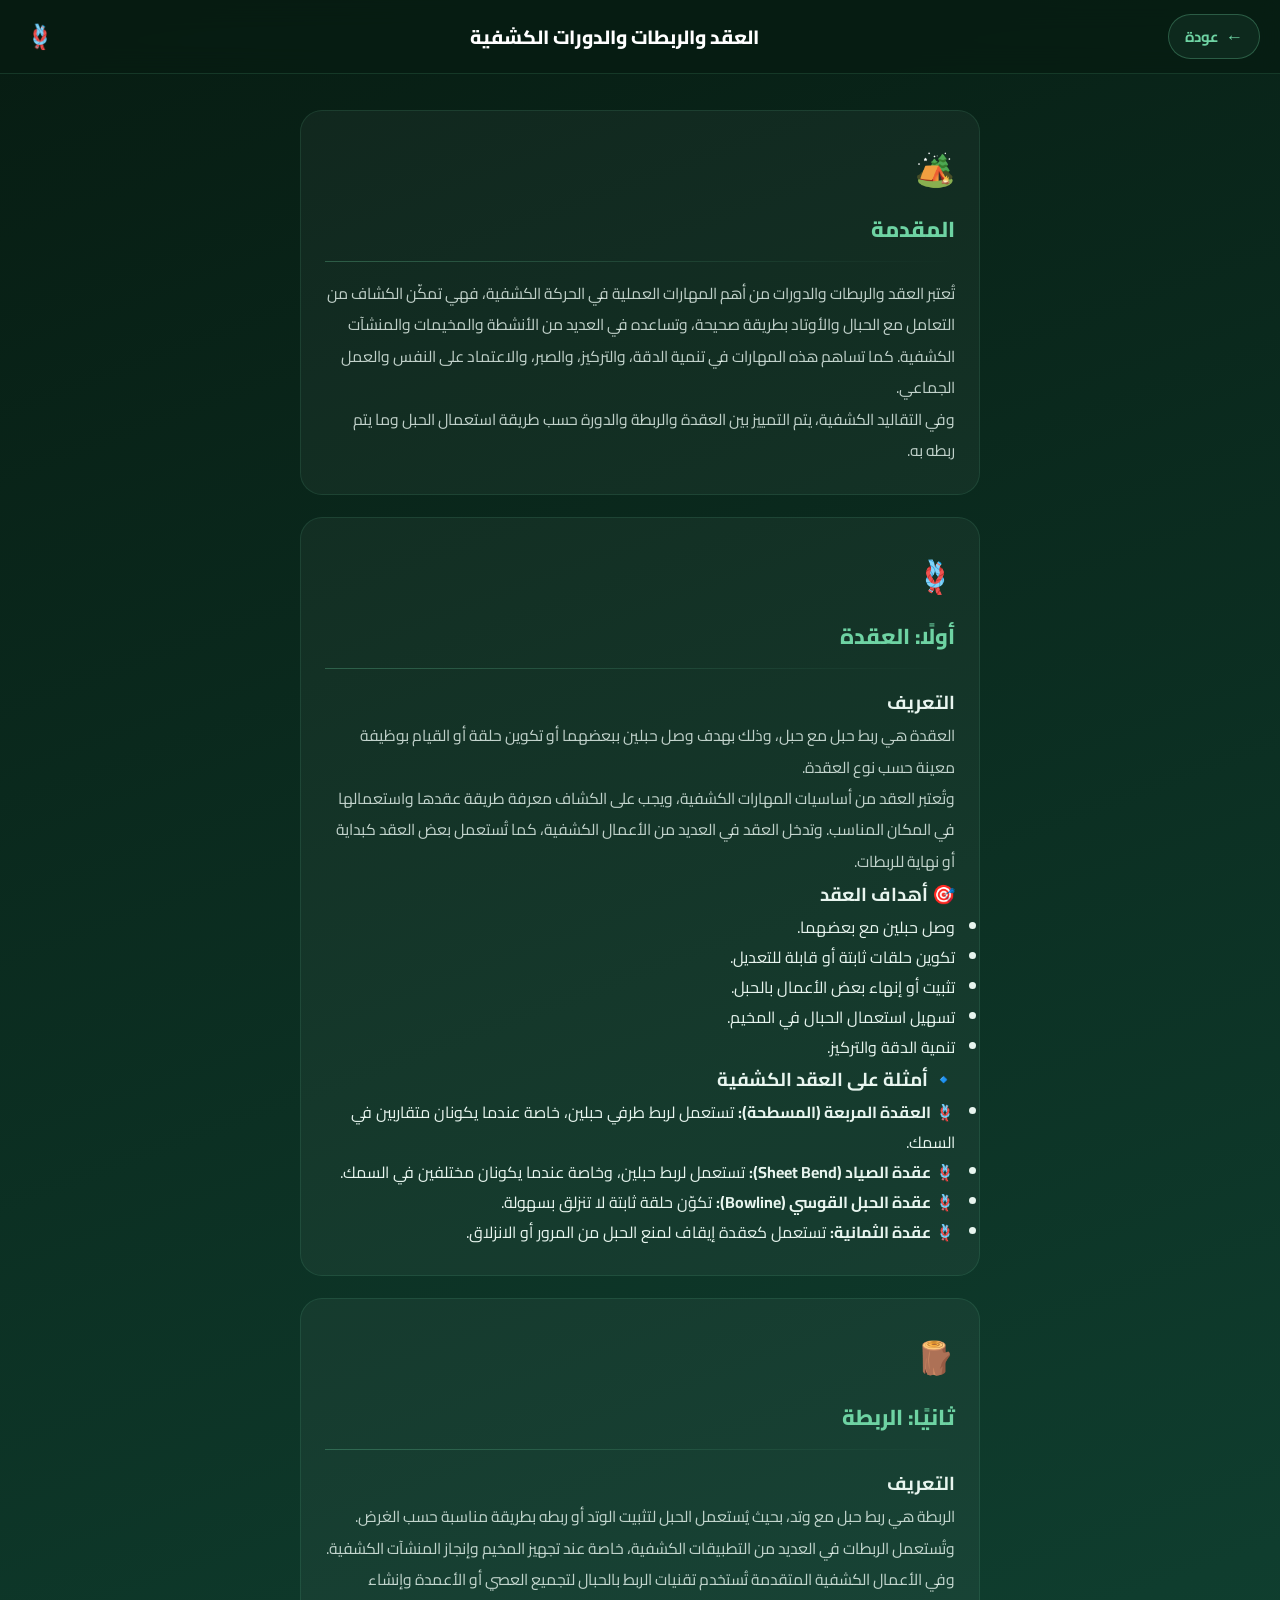
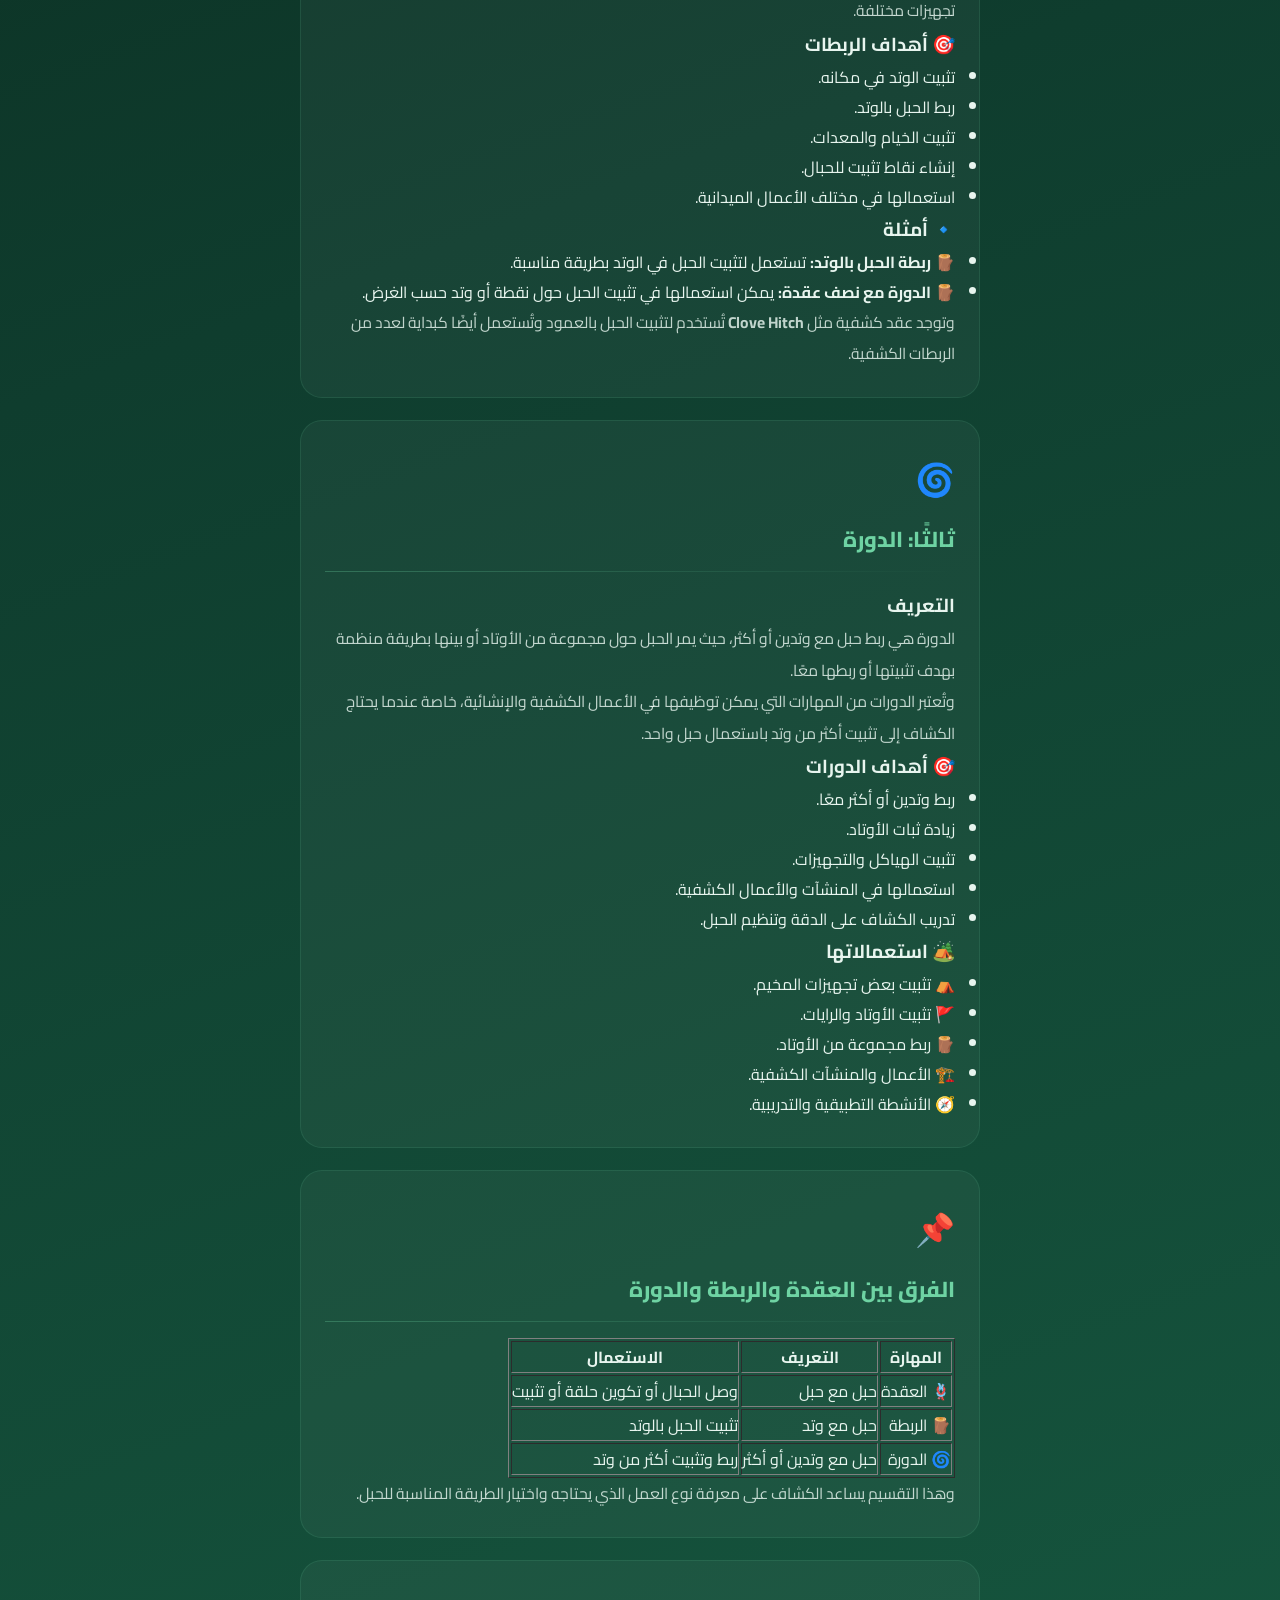
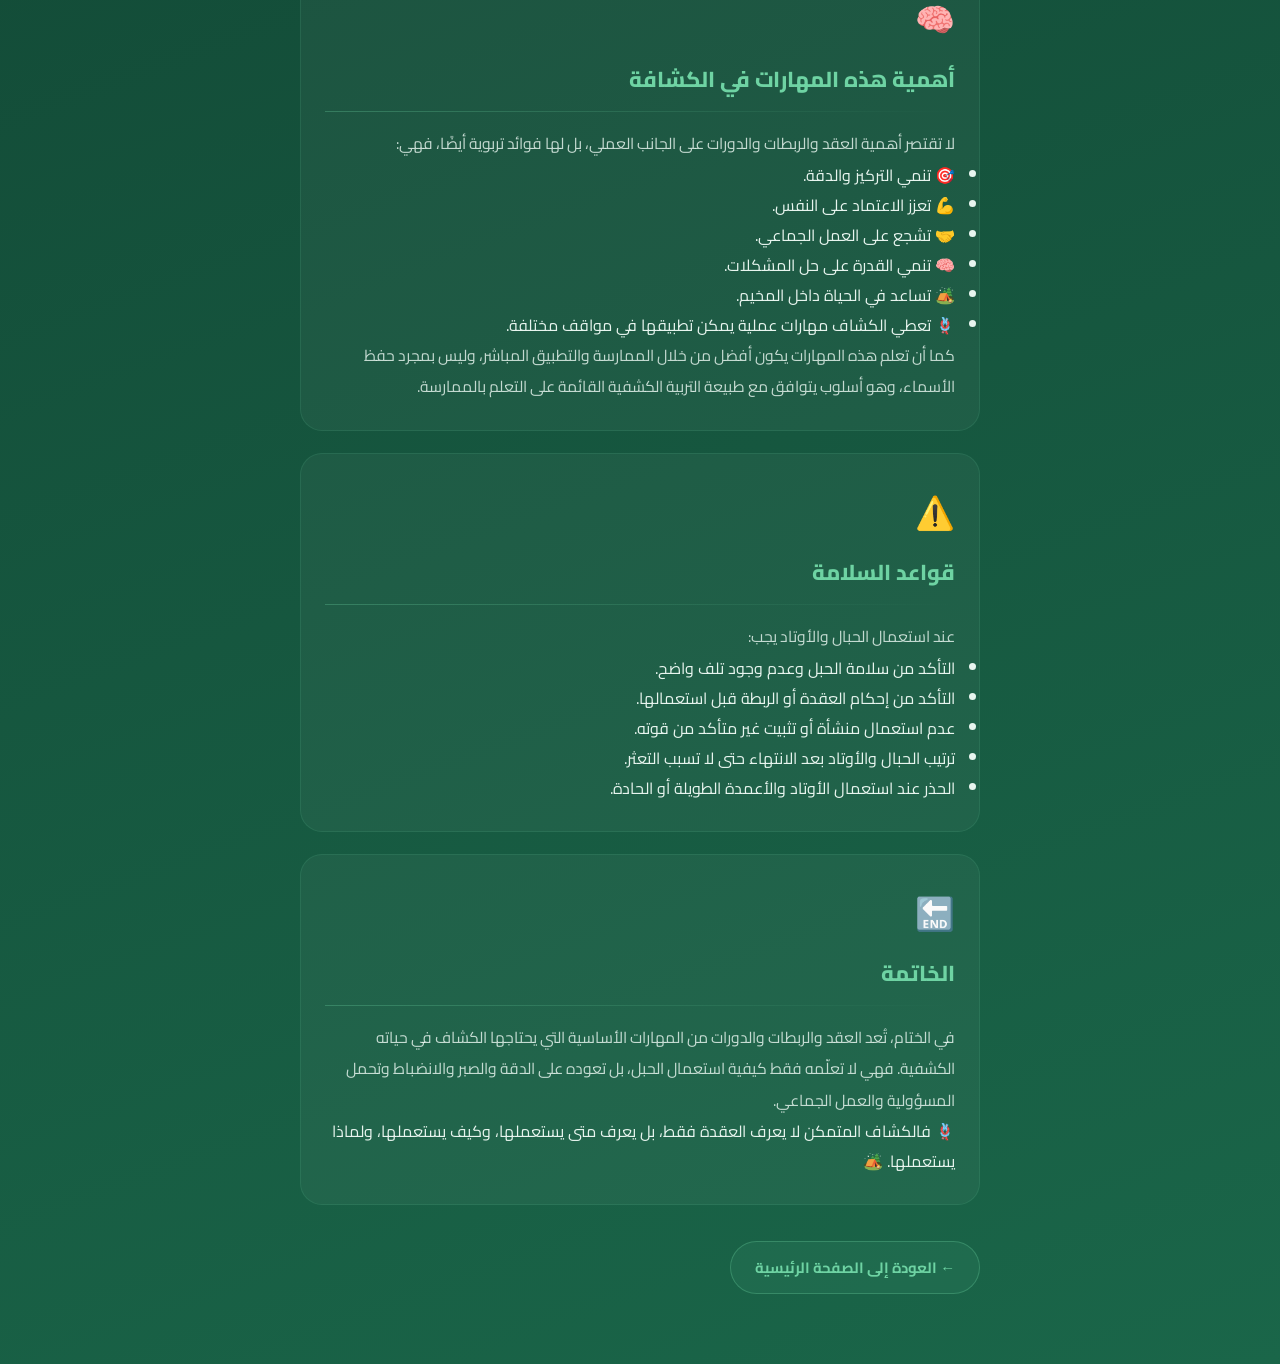
<file: page6.html>
<!DOCTYPE html>
<html lang="ar" dir="rtl">

<head>
  <meta charset="UTF-8" />
  <meta name="viewport" content="width=device-width, initial-scale=1.0"/>
  <title>بحث حول العقد والربطات والدورات الكشفية</title>
  <link rel="stylesheet" href="CLOUD.css"/>
</head>

<body class="inner-page">

  <header class="inner-header">

    <a class="back-btn" href="CLOUD.html">
      <span class="back-arrow">&#8592;</span>
      عودة
    </a>

    <h1 class="inner-title">العقد والربطات والدورات الكشفية</h1>

    <div class="inner-header-icon">🪢</div>

  </header>


  <main class="inner-content">


    <!-- المقدمة -->
    <section class="content-section">

      <div class="section-icon">🏕️</div>

      <h2 class="section-title">المقدمة</h2>

      <div class="section-divider"></div>

      <p class="section-text">
        تُعتبر العقد والربطات والدورات من أهم المهارات العملية في الحركة الكشفية،
        فهي تمكّن الكشاف من التعامل مع الحبال والأوتاد بطريقة صحيحة، وتساعده في
        العديد من الأنشطة والمخيمات والمنشآت الكشفية. كما تساهم هذه المهارات في
        تنمية الدقة، والتركيز، والصبر، والاعتماد على النفس والعمل الجماعي.
      </p>

      <p class="section-text">
        وفي التقاليد الكشفية، يتم التمييز بين العقدة والربطة والدورة حسب طريقة
        استعمال الحبل وما يتم ربطه به.
      </p>

    </section>


    <!-- العقدة -->
    <section class="content-section">

      <div class="section-icon">🪢</div>

      <h2 class="section-title">أولًا: العقدة</h2>

      <div class="section-divider"></div>

      <h3>التعريف</h3>

      <p class="section-text">
        العقدة هي ربط حبل مع حبل، وذلك بهدف وصل حبلين ببعضهما أو تكوين حلقة
        أو القيام بوظيفة معينة حسب نوع العقدة.
      </p>

      <p class="section-text">
        وتُعتبر العقد من أساسيات المهارات الكشفية، ويجب على الكشاف معرفة طريقة
        عقدها واستعمالها في المكان المناسب. وتدخل العقد في العديد من الأعمال
        الكشفية، كما تُستعمل بعض العقد كبداية أو نهاية للربطات.
      </p>

      <h3>🎯 أهداف العقد</h3>

      <ul>
        <li>وصل حبلين مع بعضهما.</li>
        <li>تكوين حلقات ثابتة أو قابلة للتعديل.</li>
        <li>تثبيت أو إنهاء بعض الأعمال بالحبل.</li>
        <li>تسهيل استعمال الحبال في المخيم.</li>
        <li>تنمية الدقة والتركيز.</li>
      </ul>

      <h3>🔹 أمثلة على العقد الكشفية</h3>

      <ul>
        <li>
          🪢 <strong>العقدة المربعة (المسطحة):</strong>
          تستعمل لربط طرفي حبلين، خاصة عندما يكونان متقاربين في السمك.
        </li>

        <li>
          🪢 <strong>عقدة الصياد (Sheet Bend):</strong>
          تستعمل لربط حبلين، وخاصة عندما يكونان مختلفين في السمك.
        </li>

        <li>
          🪢 <strong>عقدة الحبل القوسي (Bowline):</strong>
          تكوّن حلقة ثابتة لا تنزلق بسهولة.
        </li>

        <li>
          🪢 <strong>عقدة الثمانية:</strong>
          تستعمل كعقدة إيقاف لمنع الحبل من المرور أو الانزلاق.
        </li>
      </ul>

    </section>


    <!-- الربطة -->
    <section class="content-section">

      <div class="section-icon">🪵</div>

      <h2 class="section-title">ثانيًا: الربطة</h2>

      <div class="section-divider"></div>

      <h3>التعريف</h3>

      <p class="section-text">
        الربطة هي ربط حبل مع وتد، بحيث يُستعمل الحبل لتثبيت الوتد أو ربطه
        بطريقة مناسبة حسب الغرض.
      </p>

      <p class="section-text">
        وتُستعمل الربطات في العديد من التطبيقات الكشفية، خاصة عند تجهيز المخيم
        وإنجاز المنشآت الكشفية. وفي الأعمال الكشفية المتقدمة تُستخدم تقنيات
        الربط بالحبال لتجميع العصي أو الأعمدة وإنشاء تجهيزات مختلفة.
      </p>

      <h3>🎯 أهداف الربطات</h3>

      <ul>
        <li>تثبيت الوتد في مكانه.</li>
        <li>ربط الحبل بالوتد.</li>
        <li>تثبيت الخيام والمعدات.</li>
        <li>إنشاء نقاط تثبيت للحبال.</li>
        <li>استعمالها في مختلف الأعمال الميدانية.</li>
      </ul>

      <h3>🔹 أمثلة</h3>

      <ul>
        <li>
          🪵 <strong>ربطة الحبل بالوتد:</strong>
          تستعمل لتثبيت الحبل في الوتد بطريقة مناسبة.
        </li>

        <li>
          🪵 <strong>الدورة مع نصف عقدة:</strong>
          يمكن استعمالها في تثبيت الحبل حول نقطة أو وتد حسب الغرض.
        </li>
      </ul>

      <p class="section-text">
        وتوجد عقد كشفية مثل <strong>Clove Hitch</strong> تُستخدم لتثبيت الحبل
        بالعمود وتُستعمل أيضًا كبداية لعدد من الربطات الكشفية.
      </p>

    </section>


    <!-- الدورة -->
    <section class="content-section">

      <div class="section-icon">🌀</div>

      <h2 class="section-title">ثالثًا: الدورة</h2>

      <div class="section-divider"></div>

      <h3>التعريف</h3>

      <p class="section-text">
        الدورة هي ربط حبل مع وتدين أو أكثر، حيث يمر الحبل حول مجموعة من الأوتاد
        أو بينها بطريقة منظمة بهدف تثبيتها أو ربطها معًا.
      </p>

      <p class="section-text">
        وتُعتبر الدورات من المهارات التي يمكن توظيفها في الأعمال الكشفية
        والإنشائية، خاصة عندما يحتاج الكشاف إلى تثبيت أكثر من وتد باستعمال
        حبل واحد.
      </p>

      <h3>🎯 أهداف الدورات</h3>

      <ul>
        <li>ربط وتدين أو أكثر معًا.</li>
        <li>زيادة ثبات الأوتاد.</li>
        <li>تثبيت الهياكل والتجهيزات.</li>
        <li>استعمالها في المنشآت والأعمال الكشفية.</li>
        <li>تدريب الكشاف على الدقة وتنظيم الحبل.</li>
      </ul>

      <h3>🏕️ استعمالاتها</h3>

      <ul>
        <li>⛺ تثبيت بعض تجهيزات المخيم.</li>
        <li>🚩 تثبيت الأوتاد والرايات.</li>
        <li>🪵 ربط مجموعة من الأوتاد.</li>
        <li>🏗️ الأعمال والمنشآت الكشفية.</li>
        <li>🧭 الأنشطة التطبيقية والتدريبية.</li>
      </ul>

    </section>


    <!-- الفرق -->
    <section class="content-section">

      <div class="section-icon">📌</div>

      <h2 class="section-title">الفرق بين العقدة والربطة والدورة</h2>

      <div class="section-divider"></div>

      <table border="1">

        <thead>
          <tr>
            <th>المهارة</th>
            <th>التعريف</th>
            <th>الاستعمال</th>
          </tr>
        </thead>

        <tbody>

          <tr>
            <td>🪢 العقدة</td>
            <td>حبل مع حبل</td>
            <td>وصل الحبال أو تكوين حلقة أو تثبيت</td>
          </tr>

          <tr>
            <td>🪵 الربطة</td>
            <td>حبل مع وتد</td>
            <td>تثبيت الحبل بالوتد</td>
          </tr>

          <tr>
            <td>🌀 الدورة</td>
            <td>حبل مع وتدين أو أكثر</td>
            <td>ربط وتثبيت أكثر من وتد</td>
          </tr>

        </tbody>

      </table>

      <p class="section-text">
        وهذا التقسيم يساعد الكشاف على معرفة نوع العمل الذي يحتاجه واختيار
        الطريقة المناسبة للحبل.
      </p>

    </section>


    <!-- الأهمية -->
    <section class="content-section">

      <div class="section-icon">🧠</div>

      <h2 class="section-title">أهمية هذه المهارات في الكشافة</h2>

      <div class="section-divider"></div>

      <p class="section-text">
        لا تقتصر أهمية العقد والربطات والدورات على الجانب العملي، بل لها فوائد
        تربوية أيضًا، فهي:
      </p>

      <ul>
        <li>🎯 تنمي التركيز والدقة.</li>
        <li>💪 تعزز الاعتماد على النفس.</li>
        <li>🤝 تشجع على العمل الجماعي.</li>
        <li>🧠 تنمي القدرة على حل المشكلات.</li>
        <li>🏕️ تساعد في الحياة داخل المخيم.</li>
        <li>🪢 تعطي الكشاف مهارات عملية يمكن تطبيقها في مواقف مختلفة.</li>
      </ul>

      <p class="section-text">
        كما أن تعلم هذه المهارات يكون أفضل من خلال الممارسة والتطبيق المباشر،
        وليس بمجرد حفظ الأسماء، وهو أسلوب يتوافق مع طبيعة التربية الكشفية
        القائمة على التعلم بالممارسة.
      </p>

    </section>


    <!-- السلامة -->
    <section class="content-section">

      <div class="section-icon">⚠️</div>

      <h2 class="section-title">قواعد السلامة</h2>

      <div class="section-divider"></div>

      <p class="section-text">
        عند استعمال الحبال والأوتاد يجب:
      </p>

      <ul>
        <li>التأكد من سلامة الحبل وعدم وجود تلف واضح.</li>
        <li>التأكد من إحكام العقدة أو الربطة قبل استعمالها.</li>
        <li>عدم استعمال منشأة أو تثبيت غير متأكد من قوته.</li>
        <li>ترتيب الحبال والأوتاد بعد الانتهاء حتى لا تسبب التعثر.</li>
        <li>الحذر عند استعمال الأوتاد والأعمدة الطويلة أو الحادة.</li>
      </ul>

    </section>


    <!-- الخاتمة -->
    <section class="content-section">

      <div class="section-icon">🔚</div>

      <h2 class="section-title">الخاتمة</h2>

      <div class="section-divider"></div>

      <p class="section-text">
        في الختام، تُعد العقد والربطات والدورات من المهارات الأساسية التي يحتاجها
        الكشاف في حياته الكشفية. فهي لا تعلّمه فقط كيفية استعمال الحبل، بل تعوده
        على الدقة والصبر والانضباط وتحمل المسؤولية والعمل الجماعي.
      </p>

      <blockquote>
        🪢 فالكشاف المتمكن لا يعرف العقدة فقط، بل يعرف متى يستعملها،
        وكيف يستعملها، ولماذا يستعملها. 🏕️
      </blockquote>

    </section>


    <!-- العودة -->
    <a class="back-link-bottom" href="index.html">
      &#8592; العودة إلى الصفحة الرئيسية
    </a>

  </main>


  <script src="cloud.js"></script>

</body>
</html>
</file>
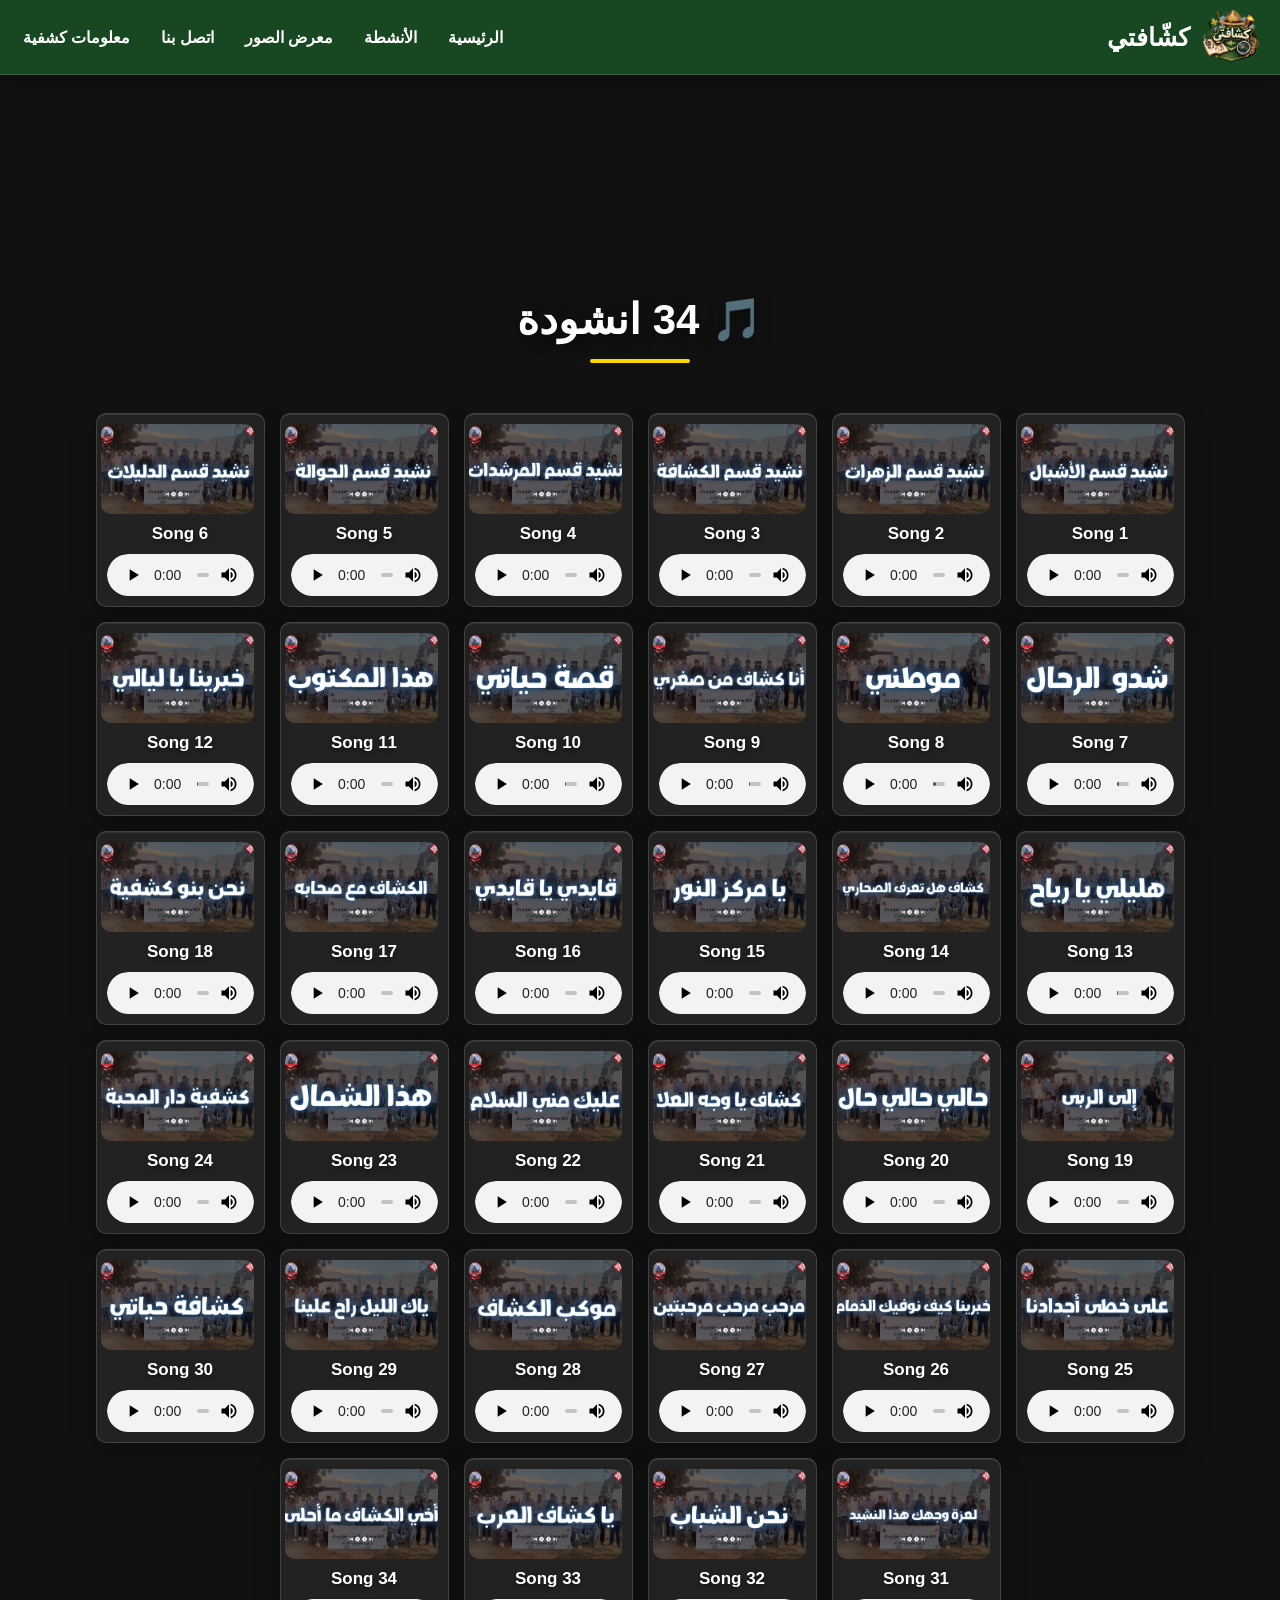
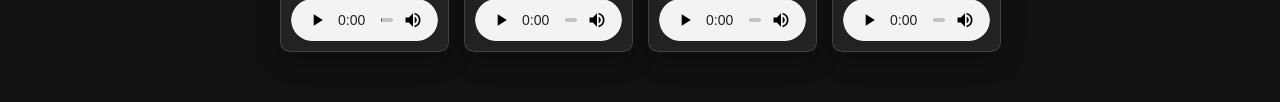
<file: SON.HTML>
<!DOCTYPE html>
<html lang="ar" dir="rtl">
<head>
    <meta charset="UTF-8">
    <meta name="viewport" content="width=device-width, initial-scale=1.0">
    <title>الكشافة</title>
    <link rel="stylesheet" href="son.css">
    <style>
      
    </style>
</head>
<body>
   <nav class="navbar">
        <div class="nav-container">
            <div class="logo">
                 <img src="/TP6-removebg-preview.png" alt="شعار الكشافة">
                <h2> كشّافتي</h2>
          
            </div>
            <ul class="nav-menu">
                <li><a href="index.html#home">الرئيسية</a></li>
                
                <li><a href="index.html#activities">الأنشطة</a></li>
                <li><a href="index.html#gallery">معرض الصور</a></li>
                <li><a href="index.html#contact">اتصل بنا</a></li>
                <li><a href="CLOUD.html">معلومات كشفية</a> </li>
            </ul>
            <div class="hamburger">
                <span></span>
                <span></span>
                <span></span>
            </div>
        </div>
    </nav>
    <br>
    <br>
    <br>
    <br>
    <br>
    <br>
    <br>
    <br>
    <br>
    <br>

   
  <!DOCTYPE html>
<html lang="fr">
<head>
<meta charset="UTF-8">
<title>Music Gallery</title>

<style>
body {
  background: #111;
  color: white;
  text-align: center;
  font-family: Arial;
}

.gallery {
  display: flex;
  flex-wrap: wrap;
  justify-content: center;
  gap: 15px;
}

.card {
  background: #222;
  padding: 10px;
  border-radius: 10px;
  width: 169px;
}

.card img {
  width: 104%;
  height: 90px;
  object-fit: cover;
  border-radius: 10px;
}

audio {
  width: 100%;
  margin-top: 5px;
}
</style>
</head>

<body>

<h1>🎵 34 انشودة </h1>

<div class="gallery">

<!-- 🔥 30 items -->

<div class="card"><img src="/TP8.jpeg"><p>Song 1</p><audio controls src="/النشيد الرسمي للاشبال.mp3"></audio></div>
<div class="card"><img src="/TP9.jpeg"><p>Song 2</p><audio controls src="/النشيد الرسمي للزهرات   تونس.mp3"></audio></div>
<div class="card"><img src="/TP10.jpeg"><p>Song 3</p><audio controls src="/النشيد الكشفي كشاف هيا طلق المحيا.mp3"></audio></div>
<div class="card"><img src="/TP11.jpeg"><p>Song 4</p><audio controls src="/عاش وعد المرشدات  scout media 002.mp3"></audio></div>
<div class="card"><img src="/TP12.jpeg"><p>Song 5</p><audio controls src="/النشيد الرسمي لقسم الجوالة  الكشافة التونسية.mp3"></audio></div>
<div class="card"><img src="/TP13.jpeg"><p>Song 6</p><audio controls src="/النشيد الرسمي لقسم الدليلات بالكشافة التونسية بصوت دليلات الجنوب.mp3"></audio></div>
<div class="card"><img src="/TP14.jpeg"><p>Song 7</p><audio controls src="/أناشيد كشفية  شدو الرحال النسخة الأصلية + الكلمات.mp3"></audio></div>
<div class="card"><img src="/TP15.jpeg"><p>Song 8</p><audio controls src="/موطني - مراد السويطي.mp3"></audio></div>
<div class="card"><img src="/TP16.jpeg"><p>Song 9</p><audio controls src="/2022 اناشيد كشفية  انا كشاف من صغري  توزيع جديد + الكلمات لحن رائع و اداء اروع.mp3"></audio></div>
<div class="card"><img src="/TP17.jpeg"><p>Song 10</p><audio controls src="/أروع أنشودة كشفية 2022 قصة حياتي بتوزيع جديد.mp3"></audio></div>

<div class="card"><img src="/TP18.jpeg"><p>Song 11</p><audio controls src="/هذا المكتوب - أناشيد كشفية متنوعة بتوزيع موسيقي جديد.mp3"></audio></div>
<div class="card"><img src="/TP19.jpeg"><p>Song 12</p><audio controls src="/نشيد  خبرينا يا ليالي.mp3"></audio></div>
<div class="card"><img src="/TP20.jpeg"><p>Song 13</p><audio controls src="/نشيد هللي يا رياح.mp3"></audio></div>
<div class="card"><img src="/TP21.jpeg"><p>Song 14</p><audio controls src="/pp_3MOadI3Z.mp3"></audio></div>
<div class="card"><img src="/TP22.jpeg"><p>Song 15</p><audio controls src="/FB - Ah Djo 💖  أيا مركز النور فيك الإخـــاء وفيك المحبة وفيك النقاء.mp3"></audio></div>
<div class="card"><img src="/TP23.jpeg"><p>Song 16</p><audio controls src="/قائدي يا قائدي  أناشيد كشفية جديدة.mp3"></audio></div>
<div class="card"><img src="/TP24.jpeg"><p>Song 17</p><audio controls src="/أنشودة   الكشاف مع أصحابه  🎵 [ أجمل أغاني الكشافة 🏕 ]  .. أناشيد الكشفية 🏞.mp3"></audio></div>
<div class="card"><img src="/TP25.jpeg"><p>Song 18</p><audio controls src="/نحنو بنوا كشفية.mp3"></audio></div>
<div class="card"><img src="/mapt11.jpeg"><p>Song 19</p><audio controls src="/mpat55.mp3"></audio></div>
<div class="card"><img src="/TP27.jpeg"><p>Song 20</p><audio controls src="mp1.mp3"></audio></div>

<div class="card"><img src="/TP28.jpeg"><p>Song 21</p><audio controls src="mp2.mp3"></audio></div>
<div class="card"><img src="/TP29.jpeg"><p>Song 22</p><audio controls src="MP3.mp3"></audio></div>
<div class="card"><img src="/TP30.jpeg"><p>Song 23</p><audio controls src="MP4.mp3"></audio></div>
<div class="card"><img src="/TP31.jpeg"><p>Song 24</p><audio controls src="MP5.mp3"></audio></div>
<div class="card"><img src="/TP32.jpeg"><p>Song 25</p><audio controls src="MP6.mp3"></audio></div>
<div class="card"><img src="/TP33.jpeg"><p>Song 26</p><audio controls src="MP7.mp3"></audio></div>
<div class="card"><img src="/TP34.jpeg"><p>Song 27</p><audio controls src="MP8.mp3"></audio></div>
<div class="card"><img src="/TP35.jpeg"><p>Song 28</p><audio controls src="MP9.mp3"></audio></div>
<div class="card"><img src="/MED.jpeg"><p>Song 29</p><audio controls src="MP10.mp3"></audio></div>
<div class="card"><img src="/TP36.jpeg"><p>Song 30</p><audio controls src="MP11.mp3"></audio></div>
<div class="card"><img src="TR1.jpeg"><p>Song 31</p><audio controls src="MP12.mp3"></audio></div>
<div class="card"><img src="TR2.jpeg"><p>Song 32</p><audio controls src="MP13.mp3"></audio></div>
<div class="card"><img src="TR3.jpeg"><p>Song 33</p><audio controls src="MP15.mp3"></audio></div>
<div class="card"><img src="TR4.jpeg"><p>Song 34</p><audio controls src="NJ11.mp3"></audio></div>



</div>

</body>
<script>
const audios = document.querySelectorAll("audio");

audios.forEach(audio => {
    audio.addEventListener("play", function () {

        audios.forEach(otherAudio => {
            if (otherAudio !== audio) {
                otherAudio.pause();
                otherAudio.currentTime = 0;
            }
        });

    });
});
</script>

</html>
</file>
<file: CLOUD.css>
/* ============================================================
   SCOUT WEBSITE — style.css
   ============================================================ */

/* ── RESET & BASE ── */
*, *::before, *::after {
  box-sizing: border-box;
  margin: 0;
  padding: 0;
}

html {
  scroll-behavior: smooth;
}

body {
  font-family: 'Cairo', 'Segoe UI', Tahoma, Arial, sans-serif;
  min-height: 100vh;
  direction: rtl;
  color: #e8f5ef;
  overflow-x: hidden;
}

/* ── BACKGROUNDS ── */
body.home-page {
  background: linear-gradient(160deg, #071c12 0%, #0f3d2e 30%, #1a6649 65%, #6ed3a3 100%);
  display: flex;
  flex-direction: column;
  align-items: center;
  min-height: 100vh;
}

body.inner-page {
  background: linear-gradient(160deg, #071c12 0%, #0f3d2e 40%, #1a6649 100%);
  min-height: 100vh;
}

/* ============================================================
   HOME PAGE — HEADER
   ============================================================ */
.site-header {
  text-align: center;
  padding: 44px 20px 20px;
  width: 100%;
}

.header-badge {
  display: inline-flex;
  align-items: center;
  justify-content: center;
  width: 68px;
  height: 68px;
  border-radius: 50%;
  background: linear-gradient(135deg, #d4a843, #f0c96a);
  font-size: 30px;
  box-shadow: 0 0 28px rgba(212, 168, 67, 0.5);
  margin-bottom: 14px;
}

.site-title {
  font-size: clamp(1.5rem, 5vw, 2.2rem);
  font-weight: 900;
  color: #ffffff;
  text-shadow: 0 2px 16px rgba(0, 0, 0, 0.5);
  margin-bottom: 6px;
}

.site-subtitle {
  font-size: 0.88rem;
  color: rgba(110, 211, 163, 0.7);
  letter-spacing: 2px;
  text-transform: uppercase;
}

/* ============================================================
   HOME PAGE — CARDS CONTAINER
   ============================================================ */
.cards-container {
  display: flex;
  flex-direction: column;
  align-items: center;
  gap: 36px;
  padding: 30px 20px 50px;
  width: 100%;
  flex: 1;
}

/* ============================================================
   CIRCULAR CARD
   ============================================================ */
.card {
  display: block;
  text-decoration: none;
  position: relative;

  /* Circle size — responsive */
  width: min(300px, 78vw);
  height: min(300px, 78vw);
  border-radius: 50%;

  /* Smooth hover transition */
  transition: transform 0.4s cubic-bezier(0.22, 0.68, 0, 1.2),
              box-shadow  0.4s ease;

  /* Subtle outline ring */
  box-shadow:
    0 0 0 4px rgba(110, 211, 163, 0.15),
    0 18px 50px rgba(0, 0, 0, 0.55);
}

.card:hover {
  transform: scale(1.07);
  box-shadow:
    0 0 0 5px rgba(110, 211, 163, 0.4),
    0 0 40px rgba(110, 211, 163, 0.2),
    0 28px 70px rgba(0, 0, 0, 0.65);
}

.card:active {
  transform: scale(0.97);
}

/* Inner wrapper clips everything to circle */
.card-inner {
  width: 100%;
  height: 100%;
  border-radius: 50%;
  overflow: hidden;
  position: relative;
}

/* IMAGE */
.card-image-wrap {
  position: absolute;
  inset: 0;
  border-radius: 50%;
  overflow: hidden;
}

.card-image {
 
  width: 100%;
  height: 100%;
  object-fit: contain;
  object-position: center;
  display: block;
  transition: transform 0.5s ease;

}

.card:hover .card-image {
  transform: scale(1.1);
}

/* Subtle dark vignette over image */
.card-overlay {
  position: absolute;
  inset: 0;
  background: radial-gradient(circle at center, transparent 40%, rgba(0, 0, 0, 0.35) 100%);
}

/* LABEL — bottom strip */
.card-label {
  position: absolute;
  bottom: 0;
  left: 0;
  right: 0;

  /* Fits inside circle at the bottom arc */
  padding: 22px 12px 28px;
  background: linear-gradient(to top, rgba(0, 0, 0, 0.80) 0%, rgba(0, 0, 0, 0.45) 60%, transparent 100%);

  text-align: center;
  transition: background 0.35s ease;
}

.card:hover .card-label {
  background: linear-gradient(to top, rgba(0, 30, 15, 0.90) 0%, rgba(0, 20, 10, 0.55) 60%, transparent 100%);
}

.card-label-text {
  display: block;
  color: #ffffff;
  font-size: clamp(0.92rem, 3.5vw, 1.1rem);
  font-weight: 700;
  text-shadow: 0 1px 6px rgba(0, 0, 0, 0.9);
  letter-spacing: 0.3px;
}

/* ============================================================
   HOME PAGE — FOOTER
   ============================================================ */
.site-footer {
  width: 100%;
  text-align: center;
  padding: 0 20px 28px;
  color: rgba(110, 211, 163, 0.35);
  font-size: 0.78rem;
  letter-spacing: 1.5px;
}

/* ============================================================
   INNER PAGES — TOP HEADER
   ============================================================ */
.inner-header {
  position: sticky;
  top: 0;
  z-index: 100;
  display: flex;
  align-items: center;
  justify-content: space-between;
  padding: 14px 20px;
  background: rgba(7, 28, 18, 0.80);
  backdrop-filter: blur(14px);
  -webkit-backdrop-filter: blur(14px);
  border-bottom: 1px solid rgba(110, 211, 163, 0.15);
}

.back-btn {
  display: inline-flex;
  align-items: center;
  gap: 6px;
  color: #6ed3a3;
  text-decoration: none;
  font-size: 0.93rem;
  font-weight: 700;
  padding: 8px 16px;
  border-radius: 50px;
  border: 1.5px solid rgba(110, 211, 163, 0.3);
  background: rgba(110, 211, 163, 0.07);
  transition: background 0.25s, border-color 0.25s, box-shadow 0.25s, transform 0.25s;
}

.back-btn:hover {
  background: rgba(110, 211, 163, 0.18);
  border-color: #6ed3a3;
  box-shadow: 0 0 18px rgba(110, 211, 163, 0.2);
  transform: translateX(3px);
}

.back-arrow {
  font-size: 1.1rem;
  line-height: 1;
}

.inner-title {
  font-size: clamp(1rem, 4vw, 1.2rem);
  font-weight: 800;
  color: #ffffff;
}

.inner-header-icon {
  font-size: 1.5rem;
  width: 40px;
  text-align: center;
}

/* ============================================================
   INNER PAGES — MAIN CONTENT
   ============================================================ */
.inner-content {
  max-width: 720px;
  margin: 0 auto;
  padding: 36px 20px 70px;
}

/* ── Section card ── */
.content-section {
  background: rgba(255, 255, 255, 0.04);
  border: 1px solid rgba(110, 211, 163, 0.12);
  border-radius: 22px;
  padding: 28px 24px;
  margin-bottom: 22px;
  transition: transform 0.3s ease, box-shadow 0.3s ease;
}

.content-section:hover {
  transform: translateY(-3px);
  box-shadow: 0 14px 40px rgba(0, 0, 0, 0.3), 0 0 24px rgba(110, 211, 163, 0.06);
}

.section-icon {
  font-size: 2rem;
  margin-bottom: 10px;
}

.section-title {
  font-size: clamp(1.1rem, 4vw, 1.35rem);
  font-weight: 800;
  color: #6ed3a3;
  margin-bottom: 12px;
}

.section-divider {
  height: 1px;
  background: linear-gradient(90deg, rgba(110, 211, 163, 0.3), transparent);
  margin-bottom: 16px;
}

.section-text {
  font-size: 0.98rem;
  line-height: 2;
  color: rgba(232, 245, 239, 0.82);
}

/* ── Law list ── */
.law-list {
  list-style: none;
  margin-top: 4px;
}

.law-item {
  display: flex;
  align-items: flex-start;
  gap: 12px;
  padding: 10px 0;
  border-bottom: 1px solid rgba(110, 211, 163, 0.07);
  font-size: 0.95rem;
  line-height: 1.75;
  color: rgba(232, 245, 239, 0.80);
}

.law-item:last-child {
  border-bottom: none;
}

.law-dot {
  flex-shrink: 0;
  width: 8px;
  height: 8px;
  border-radius: 50%;
  background: #6ed3a3;
  box-shadow: 0 0 7px rgba(110, 211, 163, 0.55);
  margin-top: 7px;
}

/* ── Knots grid ── */
.knots-grid {
  display: grid;
  grid-template-columns: 1fr;
  gap: 16px;
  margin-top: 6px;
}

@media (min-width: 540px) {
  .knots-grid {
    grid-template-columns: repeat(2, 1fr);
  }
}

@media (min-width: 768px) {
  .knots-grid {
    grid-template-columns: repeat(3, 1fr);
  }
}

.knot-card {
  background: rgba(255, 255, 255, 0.05);
  border: 1px solid rgba(110, 211, 163, 0.1);
  border-radius: 16px;
  padding: 18px;
  transition: transform 0.3s ease, border-color 0.3s ease, box-shadow 0.3s ease;
}

.knot-card:hover {
  transform: translateY(-4px);
  border-color: rgba(110, 211, 163, 0.28);
  box-shadow: 0 12px 35px rgba(0, 0, 0, 0.35);
}

.knot-card-header {
  display: flex;
  align-items: center;
  gap: 12px;
  margin-bottom: 12px;
}

.knot-emoji {
  font-size: 1.6rem;
  flex-shrink: 0;
}

.knot-name {
  font-size: 0.97rem;
  font-weight: 800;
  color: #6ed3a3;
  margin-bottom: 2px;
}

.knot-en {
  font-size: 0.72rem;
  color: rgba(200, 168, 122, 0.65);
  letter-spacing: 0.4px;
}

.knot-desc {
  font-size: 0.88rem;
  line-height: 1.75;
  color: rgba(220, 240, 230, 0.72);
  margin-bottom: 12px;
}

.knot-level {
  display: inline-block;
  padding: 2px 10px;
  border-radius: 20px;
  font-size: 0.72rem;
  letter-spacing: 0.4px;
}

.knot-level.beginner {
  background: rgba(110, 211, 163, 0.12);
  border: 1px solid rgba(110, 211, 163, 0.25);
  color: #6ed3a3;
}

.knot-level.medium {
  background: rgba(212, 168, 67, 0.12);
  border: 1px solid rgba(212, 168, 67, 0.25);
  color: #d4a843;
}

/* ── Tip box ── */
.tip-section {
  background: linear-gradient(135deg, rgba(212, 168, 67, 0.07), rgba(240, 201, 106, 0.04)) !important;
  border-color: rgba(212, 168, 67, 0.2) !important;
}

.tip-box {
  display: flex;
  align-items: flex-start;
  gap: 14px;
}

.tip-icon {
  font-size: 1.5rem;
  flex-shrink: 0;
  margin-top: 2px;
}

.tip-text {
  font-size: 0.95rem;
  line-height: 1.85;
  color: rgba(240, 225, 180, 0.82);
}

.tip-text strong {
  color: #f0c96a;
}

/* ── Bottom back link ── */
.back-link-bottom {
  display: inline-flex;
  align-items: center;
  gap: 8px;
  margin-top: 14px;
  color: #6ed3a3;
  text-decoration: none;
  font-size: 0.93rem;
  font-weight: 700;
  padding: 12px 24px;
  border-radius: 50px;
  border: 1.5px solid rgba(110, 211, 163, 0.3);
  background: rgba(110, 211, 163, 0.07);
  transition: background 0.25s, border-color 0.25s, box-shadow 0.25s;
}

.back-link-bottom:hover {
  background: rgba(110, 211, 163, 0.18);
  border-color: #6ed3a3;
  box-shadow: 0 0 20px rgba(110, 211, 163, 0.2);
}

/* ============================================================
   PAGE ENTRANCE ANIMATIONS
   ============================================================ */
@keyframes fadeSlideUp {
  from { opacity: 0; transform: translateY(24px); }
  to   { opacity: 1; transform: translateY(0); }
}

@keyframes fadeIn {
  from { opacity: 0; }
  to   { opacity: 1; }
}

.site-header {
  animation: fadeSlideUp 0.7s cubic-bezier(0.22, 0.68, 0, 1.2) both;
}

.card:nth-child(1) {
  animation: fadeSlideUp 0.7s cubic-bezier(0.22, 0.68, 0, 1.2) 0.2s both;
}

.card:nth-child(2) {
  animation: fadeSlideUp 0.7s cubic-bezier(0.22, 0.68, 0, 1.2) 0.38s both;
}

.inner-header {
  animation: fadeIn 0.5s ease both;
}

.content-section:nth-child(1) {
  animation: fadeSlideUp 0.6s ease 0.15s both;
}
.content-section:nth-child(2) {
  animation: fadeSlideUp 0.6s ease 0.28s both;
}
.content-section:nth-child(3) {
  animation: fadeSlideUp 0.6s ease 0.41s both;
}

.back-link-bottom {
  animation: fadeSlideUp 0.6s ease 0.5s both;
}

/* ============================================================
   TABLET & DESKTOP — home page side-by-side cards
   ============================================================ */
@media (min-width: 640px) {
  .cards-container {
    flex-direction: row;
    justify-content: center;
    align-items: center;
    gap: 48px;
    padding: 40px 40px 60px;
  }

  .card {
    width: min(280px, 38vw);
    height: min(280px, 38vw);
  }
}

@media (min-width: 900px) {
  .card {
    width: 310px;
    height: 310px;
  }
}
.image{
  width: 100%;
  height: 100%;
  object-fit: contain;   /* 👈 يمنع القص */
  object-position: center;
  display: block;
  transform: scale(0.9); /* 👈 يكبرها باش تجي في الوسط مليح */
  transition: transform 0.5s ease; }
</file>
<file: son.css>
/* =========================
   RESET
========================= */

* {
    margin: 0;
    padding: 0;
    box-sizing: border-box;
}

html {
    scroll-behavior: smooth;
}

body {
    background: linear-gradient(135deg, #102b16, #1f5c2b, #0b1f10);
    color: white;
    font-family: Arial, sans-serif;
    text-align: center;
    min-height: 100vh;
    overflow-x: hidden;
}


/* =========================
   NAVBAR
========================= */

.navbar {
    position: fixed;
    top: 0;
    width: 100%;
    height: 75px;
    background: rgba(25, 75, 35, 0.96);
    backdrop-filter: blur(10px);
    padding: 8px 20px;
    z-index: 1000;
    box-shadow: 0 4px 20px rgba(0, 0, 0, 0.35);
    border-bottom: 1px solid rgba(255, 255, 255, 0.12);
}

.nav-container {
    max-width: 1250px;
    height: 100%;
    margin: auto;
    display: flex;
    justify-content: space-between;
    align-items: center;
}


/* =========================
   LOGO
========================= */

.logo {
    display: flex;
    align-items: center;
    gap: 12px;
}

.logo img {
    width: 58px;
    height: 58px;
    object-fit: contain;
    border-radius: 50%;
    transition: 0.3s;
}

.logo img:hover {
    transform: rotate(8deg) scale(1.08);
}

.logo h2 {
    color: white;
    font-size: 25px;
    font-weight: bold;
}


/* =========================
   MENU
========================= */

.nav-menu {
    list-style: none;
    display: flex;
    align-items: center;
    gap: 25px;
}

.nav-menu li {
    list-style: none;
}

.nav-menu li a {
    text-decoration: none;
    color: white;
    font-size: 16px;
    font-weight: bold;
    position: relative;
    padding: 8px 3px;
    transition: 0.3s;
}

.nav-menu li a:hover {
    color: #ffd700;
}

.nav-menu li a::after {
    content: "";
    position: absolute;
    width: 0;
    height: 3px;
    background: #ffd700;
    left: 50%;
    bottom: 0;
    border-radius: 10px;
    transition: 0.3s;
    transform: translateX(-50%);
}

.nav-menu li a:hover::after {
    width: 100%;
}


/* =========================
   HAMBURGER
========================= */

.hamburger {
    display: none;
    flex-direction: column;
    cursor: pointer;
}

.hamburger span {
    background: white;
    height: 3px;
    width: 27px;
    margin: 4px;
    border-radius: 5px;
    transition: 0.3s;
}


/* =========================
   TITLE
========================= */

h1 {
    margin-top: 115px;
    margin-bottom: 40px;
    font-size: 42px;
    color: #ffffff;
    text-shadow: 0 4px 15px rgba(0, 0, 0, 0.5);
}

h1::after {
    content: "";
    display: block;
    width: 100px;
    height: 4px;
    background: #ffd700;
    margin: 15px auto 0;
    border-radius: 10px;
}


/* =========================
   GALLERY
========================= */

.gallery {
    max-width: 1250px;
    margin: 0 auto;
    padding: 10px 25px 50px;

    display: grid;
    grid-template-columns: repeat(auto-fit, minmax(230px, 1fr));
    gap: 25px;
}


/* =========================
   CARDS
========================= */

.card {
    background: rgba(255, 255, 255, 0.10);
    padding: 12px;
    border-radius: 18px;
    width: 100%;

    border: 1px solid rgba(255, 255, 255, 0.15);

    box-shadow:
        0 8px 25px rgba(0, 0, 0, 0.25),
        inset 0 1px 0 rgba(255, 255, 255, 0.08);

    backdrop-filter: blur(8px);

    transition:
        transform 0.3s ease,
        box-shadow 0.3s ease,
        background 0.3s ease;
}

.card:hover {
    transform: translateY(-8px) scale(1.02);

    background: rgba(255, 255, 255, 0.15);

    box-shadow:
        0 15px 35px rgba(0, 0, 0, 0.4),
        0 0 20px rgba(255, 215, 0, 0.15);
}


/* =========================
   IMAGES
========================= */

.card img {
    width: 100%;
    height: 150px;

    object-fit: cover;

    border-radius: 14px;

    display: block;

    margin-bottom: 10px;

    transition: 0.4s;
}

.card:hover img {
    transform: scale(1.03);
}


/* =========================
   SONG TITLE
========================= */

.card p {
    color: white;
    font-size: 17px;
    font-weight: bold;

    margin: 8px 0 10px;

    text-shadow: 0 2px 5px rgba(0, 0, 0, 0.5);
}


/* =========================
   AUDIO PLAYER
========================= */

audio {
    width: 100%;
    height: 42px;

    margin-top: 5px;

    border-radius: 30px;

    display: block;

    accent-color: #ffd700;
}


/* =========================
   MOBILE
========================= */

@media (max-width: 768px) {

    .navbar {
        height: 70px;
    }

    .logo h2 {
        font-size: 21px;
    }

    .logo img {
        width: 50px;
        height: 50px;
    }

    .hamburger {
        display: flex;
    }

    .nav-menu {
        position: absolute;
        top: 70px;
        right: 0;

        width: 100%;

        background: rgba(17, 17, 17, 0.98);

        flex-direction: column;
        align-items: center;

        display: none;

        padding: 25px 0;

        gap: 20px;
    }

    .nav-menu.active {
        display: flex;
    }

    h1 {
        margin-top: 105px;
        font-size: 30px;
    }

    .gallery {
        grid-template-columns: repeat(2, 1fr);
        gap: 15px;
        padding: 10px 12px 40px;
    }

    .card {
        padding: 9px;
        border-radius: 14px;
    }

    .card img {
        height: 110px;
    }

    .card p {
        font-size: 14px;
    }

    audio {
        height: 38px;
    }
}


/* =========================
   SMALL PHONES
========================= */

@media (max-width: 480px) {

    .gallery {
        grid-template-columns: 1fr;
        padding: 10px 20px 40px;
    }

    .card img {
        height: 180px;
    }

    .card p {
        font-size: 16px;
    }

    h1 {
        font-size: 27px;
    }
}
</file>
